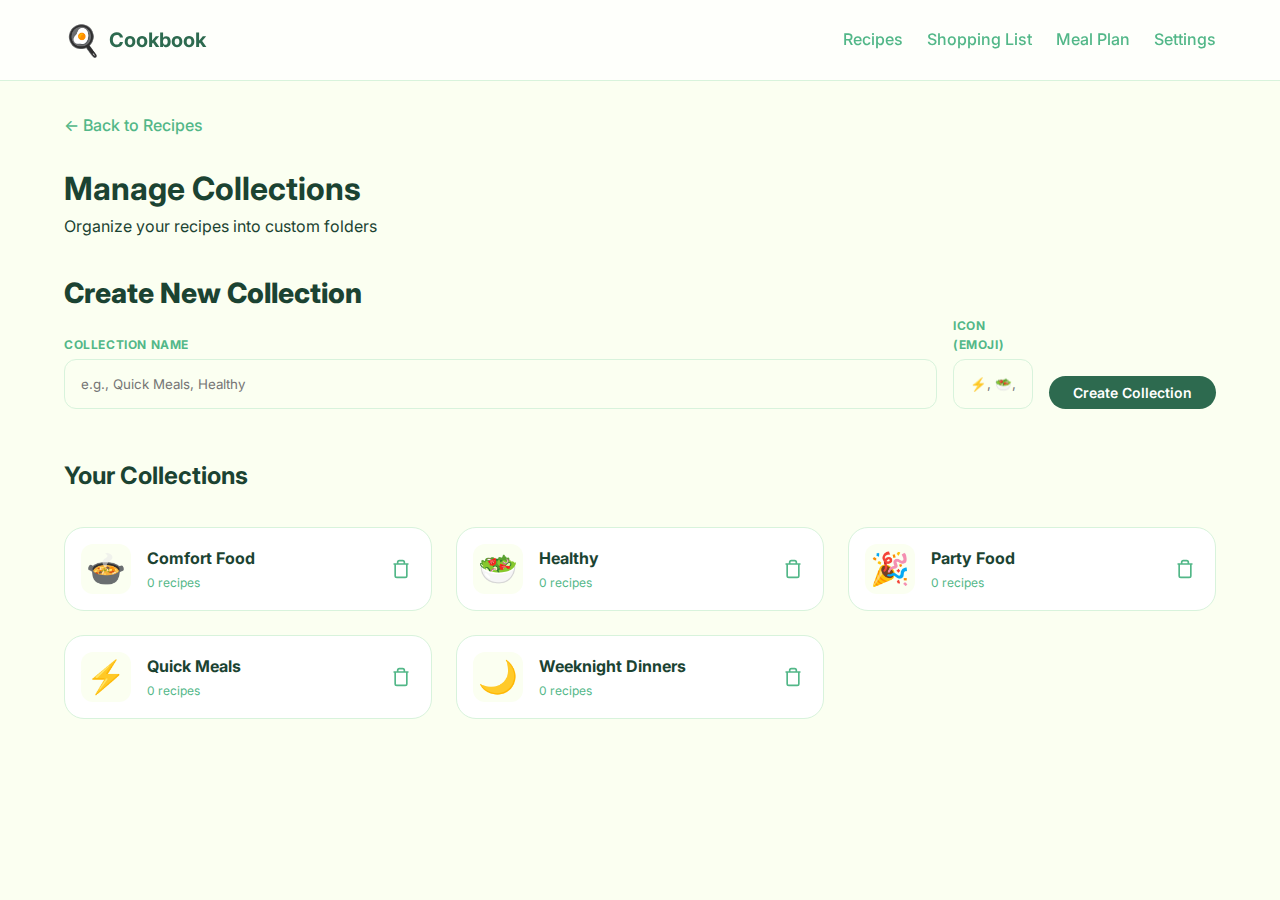
<file: collections.html>
<!DOCTYPE html>
<html lang="en">

<head>
    <meta charset="UTF-8">
    <meta name="viewport" content="width=device-width, initial-scale=1.0">
    <meta name="description" content="Manage your recipe collections and custom folders">
    <title>Manage Collections | Cookbook</title>

    <!-- Google Fonts -->
    <link rel="preconnect" href="https://fonts.googleapis.com">
    <link rel="preconnect" href="https://fonts.gstatic.com" crossorigin>
    <link href="https://fonts.googleapis.com/css2?family=Inter:wght@400;500;600;700;800&display=swap" rel="stylesheet">

    <!-- PWA Meta Tags -->
    <link rel="manifest" href="manifest.json">
    <meta name="theme-color" content="#FF6B35">
    <meta name="apple-mobile-web-app-capable" content="yes">
    <meta name="apple-mobile-web-app-status-bar-style" content="default">
    <meta name="apple-mobile-web-app-title" content="Cookbook">
    <link rel="apple-touch-icon" href="icons/icon-192.png">

    <!-- Styles -->
    <link rel="stylesheet" href="css/styles.css">

    <!-- Shared Logic (Theme Init) -->
    <script src="js/common.js"></script>
</head>

<body>
    <!-- Header -->
    <header class="header">
        <div class="container">
            <a href="index.html" class="logo">
                <span class="logo-icon">🍳</span>
                <span>Cookbook</span>
            </a>

            <nav class="nav">
                <a href="index.html" class="nav-link">Recipes</a>
                <a href="shopping.html" class="nav-link">Shopping List</a>
                <a href="meal-plan.html" class="nav-link">Meal Plan</a>
                <a href="settings.html" class="nav-link">Settings</a>
            </nav>
        </div>
    </header>

    <main class="collections-page">
        <div class="container">
            <header class="page-header">
                <a href="index.html" class="back-link">← Back to Recipes</a>
                <h1 class="page-title">Manage Collections</h1>
                <p class="page-subtitle">Organize your recipes into custom folders</p>
            </header>

            <!-- Add Collection Form -->
            <section class="add-collection-section">
                <div class="card">
                    <h2 class="card-title">Create New Collection</h2>
                    <form id="addCollectionForm" class="collection-form">
                        <div class="form-group">
                            <label for="collectionName">Collection Name</label>
                            <input type="text" id="collectionName" placeholder="e.g., Quick Meals, Healthy" required>
                        </div>
                        <div class="form-group">
                            <label for="collectionIcon">Icon (Emoji)</label>
                            <input type="text" id="collectionIcon" placeholder="⚡, 🥗, 🍰" maxlength="2">
                        </div>
                        <button type="submit" class="btn btn-primary">Create Collection</button>
                    </form>
                </div>
            </section>

            <!-- Collections List -->
            <section class="collections-list-section">
                <h2 class="section-title">Your Collections</h2>
                <div class="collections-grid" id="collectionsGrid">
                    <!-- Loaded by JS -->
                </div>
            </section>
        </div>
    </main>

    <!-- Bottom Navigation -->
    <nav class="bottom-nav">
        <a href="index.html" class="bottom-nav-item">
            <span class="bottom-nav-icon">🏠</span>
            <span class="bottom-nav-label">Home</span>
        </a>
        <a href="shopping.html" class="bottom-nav-item">
            <span class="bottom-nav-icon">🛒</span>
            <span class="bottom-nav-label">Shopping</span>
            <span class="bottom-nav-badge" id="shoppingBadge"></span>
        </a>
        <a href="editor.html" class="bottom-nav-fab" title="Create New Recipe">
            <div class="fab-circle">＋</div>
        </a>
        <a href="meal-plan.html" class="bottom-nav-item">
            <span class="bottom-nav-icon">📅</span>
            <span class="bottom-nav-label">Meal Plan</span>
        </a>
        <a href="settings.html" class="bottom-nav-item">
            <span class="bottom-nav-icon">⚙️</span>
            <span class="bottom-nav-label">Settings</span>
        </a>
    </nav>

    <!-- Scripts -->
    <script src="js/collections.js"></script>
    <script src="js/app.js" defer></script>
    <script src="js/collections-page.js" defer></script>
</body>

</html>
</file>
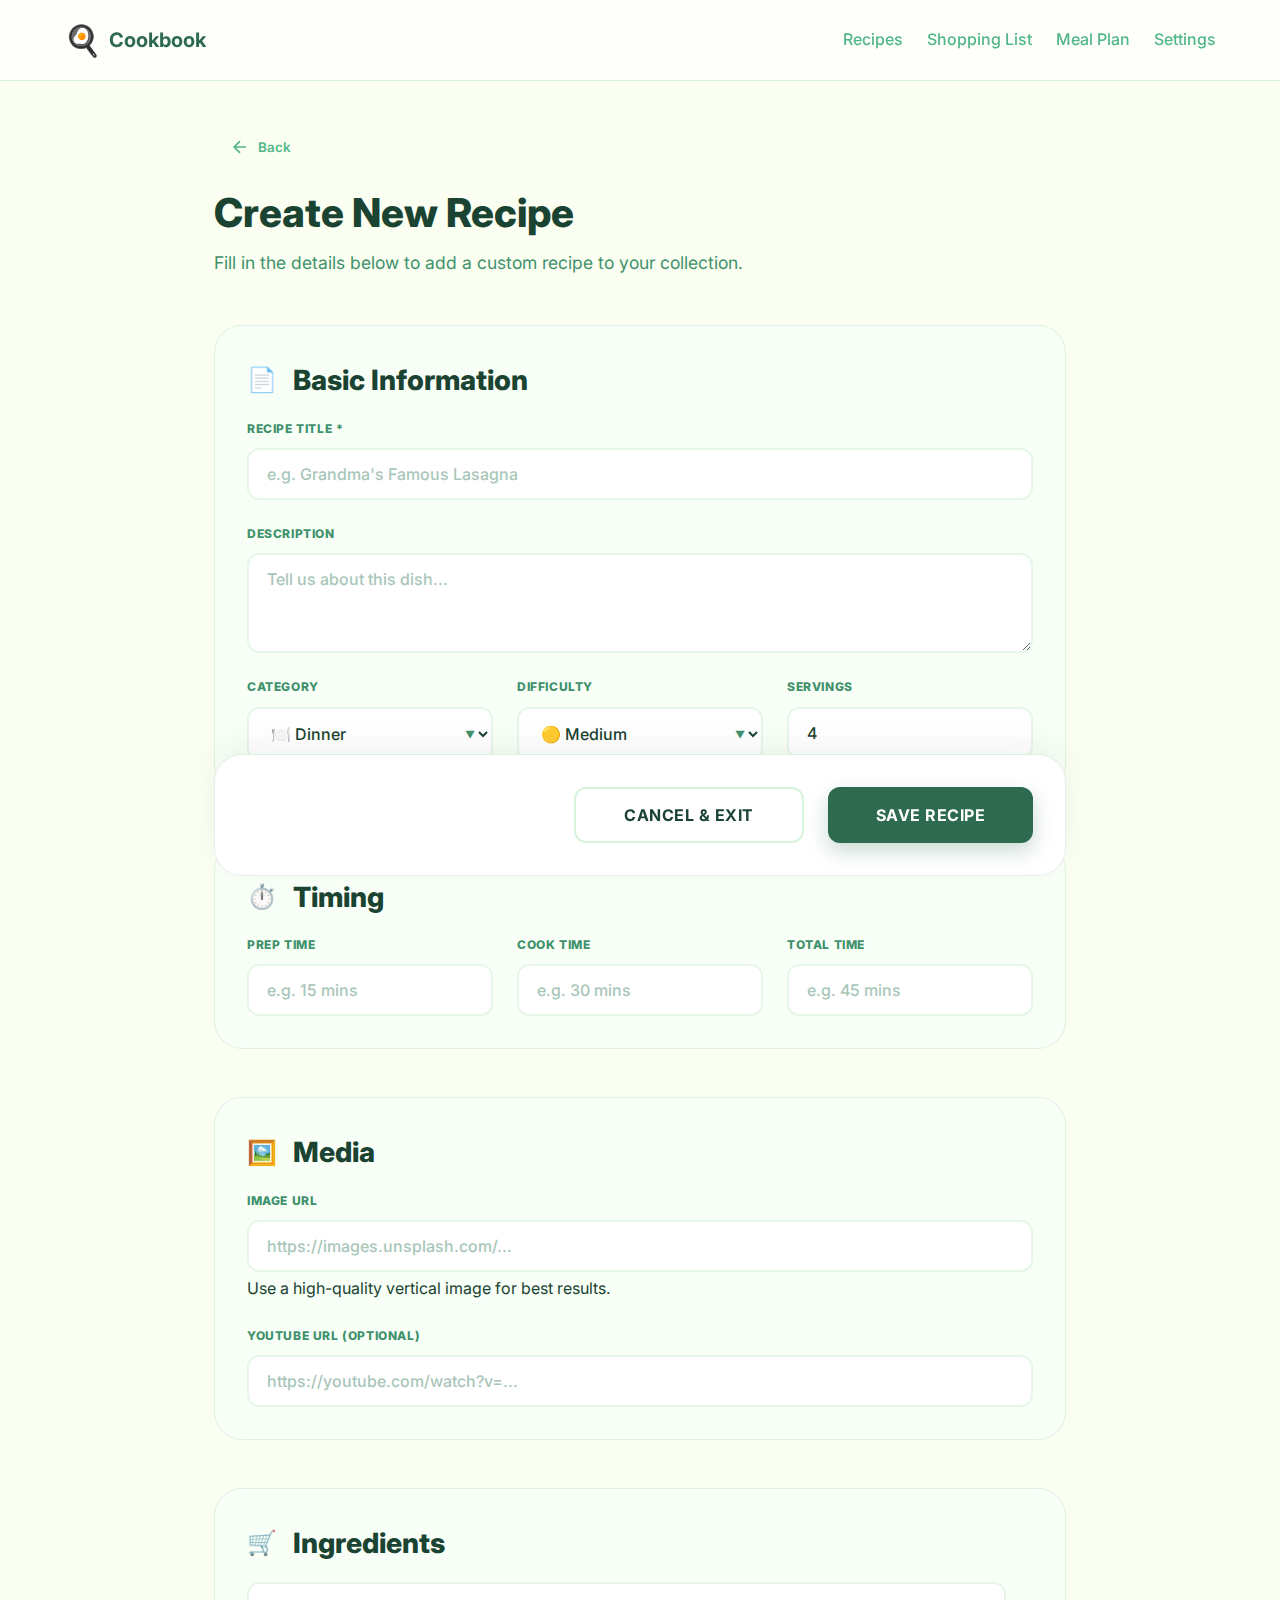
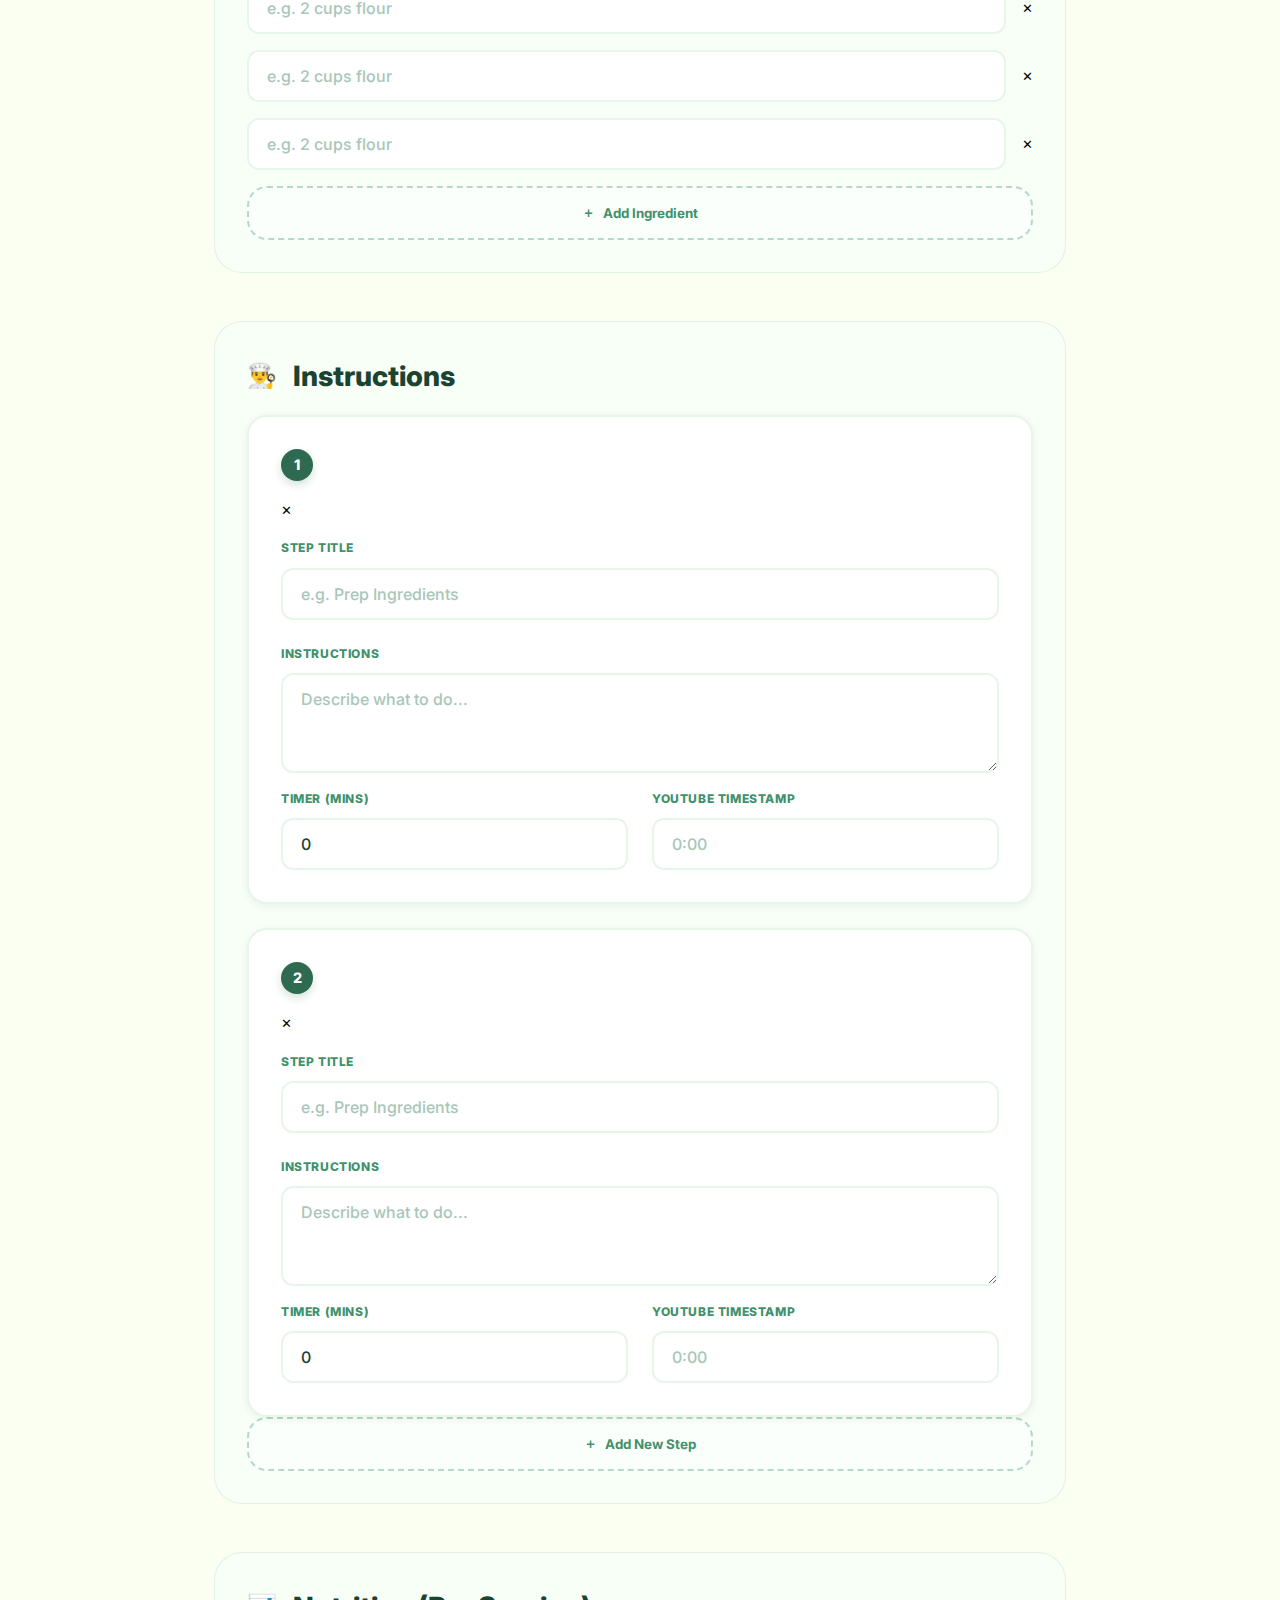
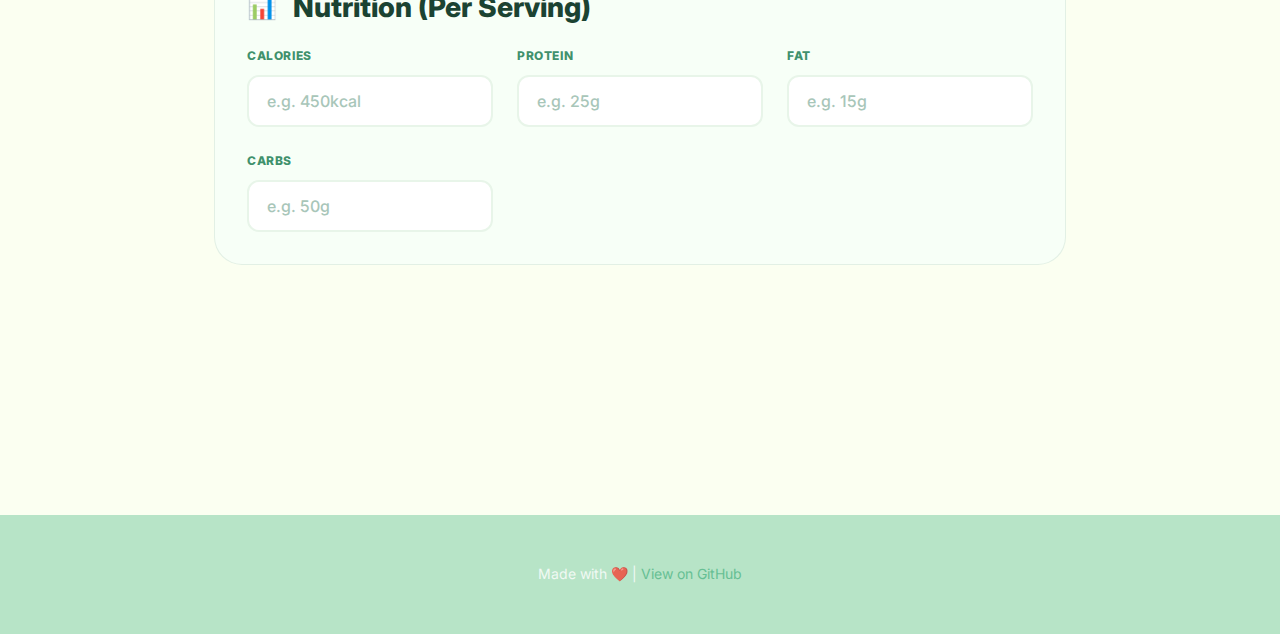
<file: editor.html>
<!DOCTYPE html>
<html lang="en">

<head>
    <meta charset="UTF-8">
    <meta name="viewport" content="width=device-width, initial-scale=1.0">
    <title>Edit Recipe | Cookbook</title>
    <link rel="preconnect" href="https://fonts.googleapis.com">
    <link rel="preconnect" href="https://fonts.gstatic.com" crossorigin>
    <link href="https://fonts.googleapis.com/css2?family=Inter:wght@400;500;600;700;800&display=swap" rel="stylesheet">
    <link rel="stylesheet" href="css/styles.css">
    <script src="js/common.js"></script>
</head>

<body>
    <header class="header">
        <div class="container">
            <a href="index.html" class="logo">
                <span class="logo-icon">🍳</span>
                <span>Cookbook</span>
            </a>
            <nav class="nav">
                <a href="index.html" class="nav-link">Recipes</a>
                <a href="shopping.html" class="nav-link">Shopping List</a>
                <a href="meal-plan.html" class="nav-link">Meal Plan</a>
                <a href="settings.html" class="nav-link">Settings</a>
            </nav>
        </div>
    </header>

    <main class="editor-main container">
        <div class="editor-header-card">
            <button class="back-link-btn" id="headerBackBtn">
                <svg viewBox="0 0 24 24" fill="none" stroke="currentColor" stroke-width="2">
                    <path d="M19 12H5M12 19l-7-7 7-7" />
                </svg>
                <span>Back</span>
            </button>
            <h1 id="editorTitle">Create New Recipe</h1>
            <p class="editor-subtitle">Fill in the details below to add a custom recipe to your collection.</p>
        </div>

        <form id="recipeForm" class="recipe-editor-form">
            <!-- Basic Info Section -->
            <div class="editor-card">
                <div class="card-header">
                    <span class="card-icon">📄</span>
                    <h2 class="card-title">Basic Information</h2>
                </div>
                <div class="card-content">
                    <div class="form-grid">
                        <div class="form-field full-width">
                            <label for="title" class="field-label">RECIPE TITLE *</label>
                            <input type="text" id="title" required placeholder="e.g. Grandma's Famous Lasagna"
                                class="modern-input">
                        </div>
                        <div class="form-field full-width">
                            <label for="description" class="field-label">DESCRIPTION</label>
                            <textarea id="description" rows="3" placeholder="Tell us about this dish..."
                                class="modern-textarea"></textarea>
                        </div>
                        <div class="form-field">
                            <label for="category" class="field-label">CATEGORY</label>
                            <div class="select-wrapper">
                                <select id="category" class="modern-select">
                                    <option value="breakfast">🌅 Breakfast</option>
                                    <option value="lunch">🥗 Lunch</option>
                                    <option value="dinner" selected>🍽️ Dinner</option>
                                    <option value="dessert">🍰 Dessert</option>
                                    <option value="snack">🥨 Snack</option>
                                </select>
                            </div>
                        </div>
                        <div class="form-field">
                            <label for="difficulty" class="field-label">DIFFICULTY</label>
                            <div class="select-wrapper">
                                <select id="difficulty" class="modern-select">
                                    <option value="easy">🟢 Easy</option>
                                    <option value="medium" selected>🟡 Medium</option>
                                    <option value="hard">🔴 Hard</option>
                                </select>
                            </div>
                        </div>
                        <div class="form-field">
                            <label for="servings" class="field-label">SERVINGS</label>
                            <input type="number" id="servings" value="4" min="1" class="modern-input">
                        </div>
                    </div>
                </div>
            </div>

            <!-- Timing Section -->
            <div class="editor-card">
                <div class="card-header">
                    <span class="card-icon">⏱️</span>
                    <h2 class="card-title">Timing</h2>
                </div>
                <div class="card-content">
                    <div class="form-grid">
                        <div class="form-field">
                            <label for="prepTime" class="field-label">PREP TIME</label>
                            <input type="text" id="prepTime" placeholder="e.g. 15 mins" class="modern-input">
                        </div>
                        <div class="form-field">
                            <label for="cookTime" class="field-label">COOK TIME</label>
                            <input type="text" id="cookTime" placeholder="e.g. 30 mins" class="modern-input">
                        </div>
                        <div class="form-field">
                            <label for="totalTime" class="field-label">TOTAL TIME</label>
                            <input type="text" id="totalTime" placeholder="e.g. 45 mins" class="modern-input">
                        </div>
                    </div>
                </div>
            </div>

            <!-- Media Section -->
            <div class="editor-card">
                <div class="card-header">
                    <span class="card-icon">🖼️</span>
                    <h2 class="card-title">Media</h2>
                </div>
                <div class="card-content">
                    <div class="form-grid">
                        <div class="form-field full-width">
                            <label for="image" class="field-label">IMAGE URL</label>
                            <input type="url" id="image" placeholder="https://images.unsplash.com/..."
                                class="modern-input">
                            <p class="field-hint">Use a high-quality vertical image for best results.</p>
                        </div>
                        <div class="form-field full-width">
                            <label for="videoUrl" class="field-label">YOUTUBE URL (OPTIONAL)</label>
                            <input type="url" id="videoUrl" placeholder="https://youtube.com/watch?v=..."
                                class="modern-input">
                        </div>
                    </div>
                </div>
            </div>

            <!-- Ingredients Section -->
            <div class="editor-card" id="ingredientsSection">
                <div class="card-header">
                    <span class="card-icon">🛒</span>
                    <h2 class="card-title">Ingredients</h2>
                </div>
                <div class="card-content">
                    <div id="ingredientsList" class="dynamic-rows">
                        <!-- Dynamic Rows -->
                    </div>
                    <button type="button" class="add-row-btn-modern" id="addIngredientBtn">
                        <span class="icon">＋</span>
                        <span>Add Ingredient</span>
                    </button>
                </div>
            </div>

            <!-- Steps Section -->
            <div class="editor-card" id="stepsSection">
                <div class="card-header">
                    <span class="card-icon">👨‍🍳</span>
                    <h2 class="card-title">Instructions</h2>
                </div>
                <div class="card-content">
                    <div id="stepsList" class="dynamic-steps">
                        <!-- Dynamic Rows -->
                    </div>
                    <button type="button" class="add-row-btn-modern" id="addStepBtn">
                        <span class="icon">＋</span>
                        <span>Add New Step</span>
                    </button>
                </div>
            </div>

            <!-- Nutrition Section -->
            <div class="editor-card">
                <div class="card-header">
                    <span class="card-icon">📊</span>
                    <h2 class="card-title">Nutrition (Per Serving)</h2>
                </div>
                <div class="card-content">
                    <div class="form-grid">
                        <div class="form-field">
                            <label for="calories" class="field-label">CALORIES</label>
                            <input type="text" id="calories" placeholder="e.g. 450kcal" class="modern-input">
                        </div>
                        <div class="form-field">
                            <label for="protein" class="field-label">PROTEIN</label>
                            <input type="text" id="protein" placeholder="e.g. 25g" class="modern-input">
                        </div>
                        <div class="form-field">
                            <label for="fat" class="field-label">FAT</label>
                            <input type="text" id="fat" placeholder="e.g. 15g" class="modern-input">
                        </div>
                        <div class="form-field">
                            <label for="carbs" class="field-label">CARBS</label>
                            <input type="text" id="carbs" placeholder="e.g. 50g" class="modern-input">
                        </div>
                    </div>
                </div>
            </div>

            <!-- Actions -->
            <div class="editor-footer">
                <button type="button" class="modern-btn secondary" id="cancelBtn">Cancel & Exit</button>
                <button type="submit" class="modern-btn primary" id="saveBtn">Save Recipe</button>
            </div>
        </form>
    </main>

    <nav class="bottom-nav">
        <a href="index.html" class="bottom-nav-item">
            <span class="bottom-nav-icon">🏠</span>
            <span class="bottom-nav-label">Home</span>
        </a>
        <a href="shopping.html" class="bottom-nav-item">
            <span class="bottom-nav-icon">🛒</span>
            <span class="bottom-nav-label">Shopping</span>
        </a>
        <a href="editor.html" class="bottom-nav-fab" title="Create New Recipe">
            <div class="fab-circle">＋</div>
        </a>
        <a href="meal-plan.html" class="bottom-nav-item">
            <span class="bottom-nav-icon">📅</span>
            <span class="bottom-nav-label">Meal Plan</span>
        </a>
        <a href="settings.html" class="bottom-nav-item">
            <span class="bottom-nav-icon">⚙️</span>
            <span class="bottom-nav-label">Settings</span>
        </a>
    </nav>

    <footer class="footer">
        <div class="container text-center">
            <p class="footer-text">Made with ❤️ | <a href="https://github.com">View on GitHub</a></p>
        </div>
    </footer>

    <!-- Scripts -->
    <script src="js/import.js"></script>
    <script src="js/editor.js"></script>
</body>

</html>
</file>
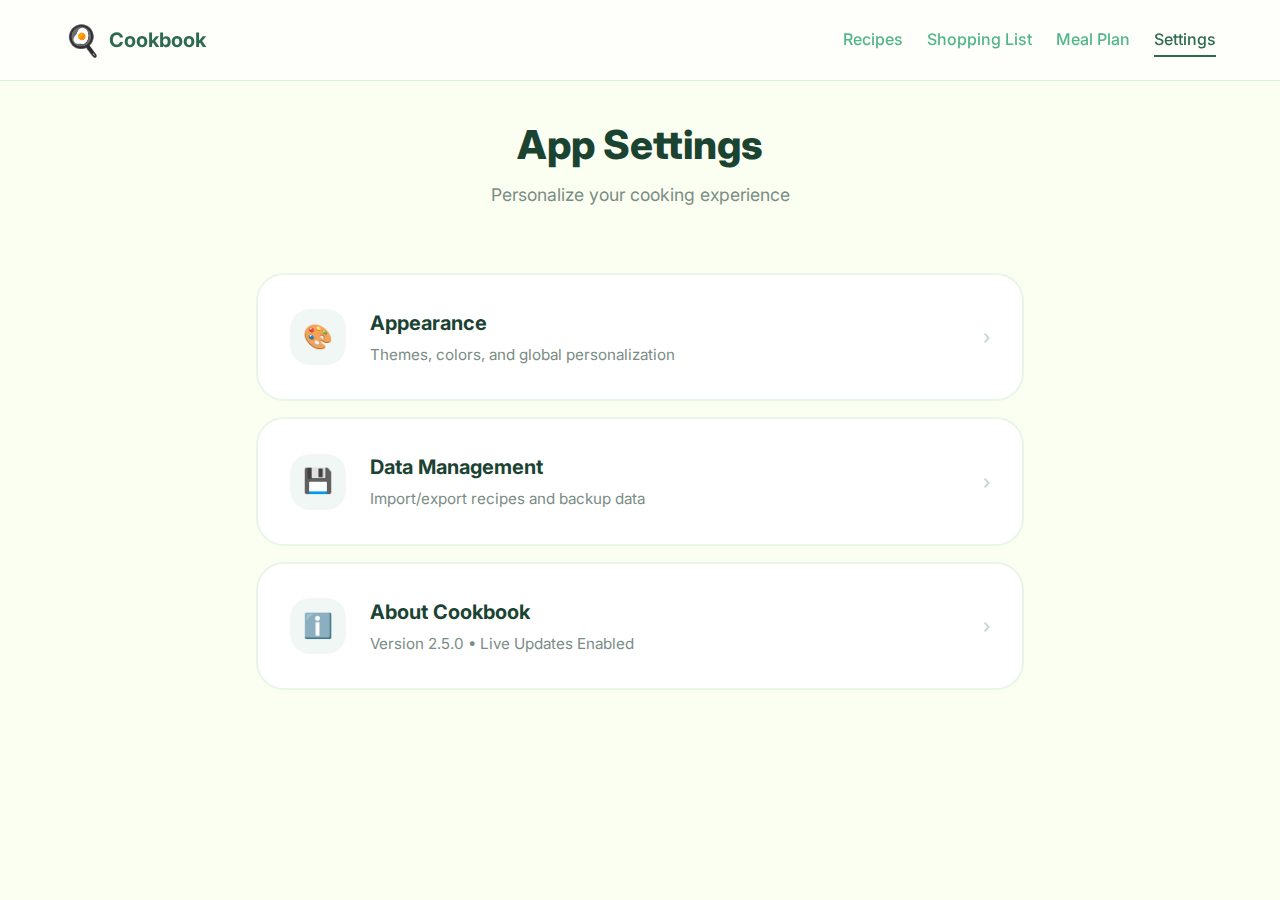
<file: settings.html>
<!DOCTYPE html>
<html lang="en">

<head>
    <meta charset="UTF-8">
    <meta name="viewport" content="width=device-width, initial-scale=1.0">
    <title>Settings | Cookbook</title>
    <link rel="preconnect" href="https://fonts.googleapis.com">
    <link rel="preconnect" href="https://fonts.gstatic.com" crossorigin>
    <link href="https://fonts.googleapis.com/css2?family=Inter:wght@400;500;600;700;800&display=swap" rel="stylesheet">
    <link rel="stylesheet" href="css/styles.css">

    <!-- Shared Logic (Theme Init) -->
    <script src="js/common.js"></script>
    <style>
        .settings-container {
            max-width: 800px;
            margin: var(--space-xl) auto;
            padding: 0 var(--space-md);
            padding-bottom: 100px;
        }

        .settings-header {
            margin-bottom: var(--space-2xl);
            text-align: center;
        }

        .settings-title {
            font-size: 2.5rem;
            font-weight: 800;
            color: #1B4332;
            margin-bottom: var(--space-xs);
        }

        .settings-subtitle {
            color: #7A8C85;
            font-size: 1.1rem;
        }

        /* Menu View */
        .settings-menu {
            display: flex;
            flex-direction: column;
            gap: var(--space-md);
        }

        .menu-item {
            background: #ffffff;
            border: 2px solid #E8F5E9;
            border-radius: var(--radius-xl);
            padding: var(--space-xl);
            display: flex;
            align-items: center;
            gap: var(--space-lg);
            cursor: pointer;
            transition: all 0.2s cubic-bezier(0.4, 0, 0.2, 1);
            text-decoration: none;
            color: inherit;
        }

        .menu-item:hover {
            transform: translateY(-2px);
            border-color: #2D6A4F;
            box-shadow: 0 10px 20px rgba(45, 106, 79, 0.08);
        }

        .menu-item-icon {
            width: 56px;
            height: 56px;
            background: #F0F7F4;
            border-radius: var(--radius-lg);
            display: flex;
            align-items: center;
            justify-content: center;
            font-size: 24px;
            color: #2D6A4F;
        }

        .menu-item-content {
            flex: 1;
        }

        .menu-item-title {
            font-size: 1.25rem;
            font-weight: 700;
            color: #1B4332;
            margin-bottom: 4px;
        }

        .menu-item-desc {
            color: #7A8C85;
            font-size: 0.95rem;
        }

        .menu-item-arrow {
            color: #B7D8C8;
            font-size: 20px;
        }

        /* Detail View */
        .category-view {
            display: none;
            animation: slideIn 0.3s ease;
        }

        .category-view.active {
            display: block;
        }

        .back-to-menu {
            display: inline-flex;
            align-items: center;
            gap: 8px;
            color: #40916C;
            font-weight: 700;
            margin-bottom: var(--space-xl);
            cursor: pointer;
            transition: all 0.2s ease;
            background: none;
            border: none;
            padding: 0;
            font-family: inherit;
        }

        .back-to-menu:hover {
            color: #2D6A4F;
            transform: translateX(-4px);
        }

        /* Existing Card Styles Overrides */
        .settings-card {
            background: #ffffff;
            border-radius: var(--radius-xl);
            padding: var(--space-xl);
            border: 2px solid #E8F5E9;
            margin-bottom: var(--space-xl);
            box-shadow: none;
        }

        .card-header {
            display: flex;
            align-items: center;
            gap: var(--space-md);
            margin-bottom: var(--space-xl);
        }

        .card-icon {
            font-size: 1.5rem;
        }

        .theme-grid {
            display: grid;
            grid-template-columns: repeat(auto-fit, minmax(240px, 1fr));
            gap: var(--space-lg);
        }

        .theme-card {
            border: 2px solid #E8F5E9;
            background: #ffffff;
            border-radius: var(--radius-lg);
            padding: var(--space-md);
        }

        .theme-card.active {
            border-color: #2D6A4F;
            background: #F0F7F4;
        }

        /* Import Section Styles */
        .import-card {
            border: 2px solid #E8F5E9;
            border-radius: var(--radius-lg);
            padding: var(--space-lg);
            margin-bottom: var(--space-lg);
        }

        .file-upload-area {
            border: 2px dashed #B7D8C8;
            background: #F0F7F4;
            border-radius: var(--radius-lg);
            padding: var(--space-2xl);
            text-align: center;
            margin: var(--space-lg) 0;
            cursor: pointer;
            transition: all 0.2s ease;
        }

        .file-upload-area:hover {
            border-color: #2D6A4F;
            background: #ffffff;
        }

        .import-textarea {
            width: 100%;
            padding: var(--space-md);
            border-radius: var(--radius-md);
            border: 2px solid #E8F5E9;
            font-family: inherit;
            margin-bottom: var(--space-md);
        }

        .import-input {
            width: 100%;
            padding: 12px 16px;
            border-radius: var(--radius-md);
            border: 2px solid #E8F5E9;
            margin-bottom: var(--space-md);
        }

        @keyframes slideIn {
            from {
                opacity: 0;
                transform: translateY(10px);
            }

            to {
                opacity: 1;
                transform: translateY(0);
            }
        }

        /* Personalization Studio - Gallery v3 */
        .personalization-studio {
            animation: slideIn 0.5s ease-out;
        }

        .studio-header {
            text-align: center;
            margin-bottom: var(--space-2xl);
            padding: var(--space-xl) 0;
            background: linear-gradient(135deg, rgba(45, 106, 79, 0.05) 0%, rgba(27, 67, 50, 0.02) 100%);
            border-radius: var(--radius-2xl);
        }

        .studio-title {
            font-size: 2.5rem;
            font-weight: 900;
            color: #1B4332;
            letter-spacing: -1px;
            margin-bottom: 8px;
        }

        .studio-subtitle {
            font-size: 1.1rem;
            color: #7A8C85;
        }

        .themes-gallery-v3 {
            display: grid;
            grid-template-columns: repeat(auto-fit, minmax(320px, 1fr));
            gap: var(--space-2xl);
            margin-top: var(--space-xl);
        }

        .theme-card-v3 {
            background: #ffffff;
            border-radius: var(--radius-2xl);
            padding: var(--space-lg);
            cursor: pointer;
            transition: all 0.4s cubic-bezier(0.4, 0, 0.2, 1);
            border: 1px solid #E8F5E9;
            display: flex;
            flex-direction: column;
            gap: var(--space-lg);
            position: relative;
            overflow: hidden;
        }

        .theme-card-v3:hover {
            transform: translateY(-12px) scale(1.02);
            border-color: var(--theme-color-primary, #2D6A4F);
            box-shadow: 0 30px 60px rgba(0, 0, 0, 0.08),
                0 10px 20px var(--theme-aura, rgba(45, 106, 79, 0.1));
        }

        .theme-card-v3.active {
            border-width: 3px;
            border-color: var(--theme-color-primary, #2D6A4F);
            padding: calc(var(--space-lg) - 2px);
            background: #F0F7F4;
        }

        /* Palette Swatches */
        .theme-palette {
            display: grid;
            grid-template-columns: repeat(4, 1fr);
            height: 60px;
            border-radius: var(--radius-lg);
            overflow: hidden;
            border: 2px solid #fff;
            box-shadow: 0 4px 12px rgba(0, 0, 0, 0.05);
        }

        .swatch {
            width: 100%;
            height: 100%;
            transition: transform 0.3s ease;
        }

        .theme-card-v3:hover .swatch {
            transform: scale(1.1);
        }

        .theme-info-v3 {
            display: flex;
            justify-content: space-between;
            align-items: flex-end;
        }

        .theme-meta-v3 h3 {
            font-size: 1.3rem;
            font-weight: 800;
            color: #1B4332;
            margin-bottom: 4px;
        }

        .theme-meta-v3 p {
            font-size: 0.9rem;
            color: #7A8C85;
        }

        .active-check-v3 {
            width: 40px;
            height: 40px;
            border-radius: 50%;
            background: #2D6A4F;
            color: white;
            display: none;
            align-items: center;
            justify-content: center;
            font-size: 1.2rem;
            box-shadow: 0 4px 10px rgba(45, 106, 79, 0.2);
        }

        .theme-card-v3.active .active-check-v3 {
            display: flex;
        }

        /* Designer Studio Overhaul */
        .designer-studio {
            margin-top: var(--space-3xl);
            display: grid;
            grid-template-columns: 1fr 350px;
            gap: var(--space-2xl);
            align-items: flex-start;
        }

        .studio-controls {
            background: #ffffff;
            border-radius: var(--radius-2xl);
            padding: var(--space-2xl);
            border: 1px solid #E8F5E9;
        }

        .studio-preview-sticky {
            position: sticky;
            top: 100px;
            background: rgba(255, 255, 255, 0.9);
            backdrop-filter: blur(20px);
            border-radius: var(--radius-2xl);
            padding: var(--space-xl);
            border: 2px solid #E8F5E9;
            box-shadow: 0 20px 40px rgba(0, 0, 0, 0.05);
            text-align: center;
        }

        .ink-droplet-grid {
            display: grid;
            grid-template-columns: repeat(auto-fit, minmax(220px, 1fr));
            gap: var(--space-xl);
        }

        .ink-droplet {
            display: flex;
            flex-direction: column;
            gap: 12px;
            padding: var(--space-lg);
            background: #F8FAF9;
            border-radius: var(--radius-xl);
            transition: all 0.3s ease;
            position: relative;
        }

        .ink-droplet:focus-within {
            background: #fff;
            box-shadow: 0 10px 25px rgba(45, 106, 79, 0.08);
            transform: translateY(-4px);
        }

        .droplet-header {
            display: flex;
            justify-content: space-between;
            align-items: center;
        }

        .droplet-label {
            font-size: 0.8rem;
            font-weight: 800;
            color: #1B4332;
            text-transform: uppercase;
            letter-spacing: 0.5px;
        }

        .droplet-hex {
            font-family: 'JetBrains Mono', monospace;
            font-size: 0.85rem;
            color: #2D6A4F;
            background: #fff;
            padding: 2px 8px;
            border-radius: 4px;
            border: 1px solid #E8F5E9;
        }

        .droplet-input-wrapper {
            position: relative;
            height: 48px;
            border-radius: 12px;
            overflow: hidden;
            border: 2px solid #fff;
            box-shadow: 0 4px 8px rgba(0, 0, 0, 0.05);
        }

        .droplet-picker {
            position: absolute;
            top: -10%;
            left: -10%;
            width: 120%;
            height: 120%;
            cursor: pointer;
            border: none;
            padding: 0;
            background: none;
        }

        @media (max-width: 1000px) {
            .designer-studio {
                grid-template-columns: 1fr;
            }

            .studio-preview-sticky {
                position: static;
                margin-bottom: var(--space-xl);
            }
        }

        @media (max-width: 600px) {
            .studio-title {
                font-size: 1.8rem;
            }

            .themes-gallery-v3 {
                grid-template-columns: 1fr;
            }
        }
    </style>
</head>

<body>
    <header class="header">
        <div class="container">
            <a href="index.html" class="logo">
                <span class="logo-icon">🍳</span>
                <span>Cookbook</span>
            </a>
            <nav class="nav">
                <a href="index.html" class="nav-link">Recipes</a>
                <a href="shopping.html" class="nav-link">Shopping List</a>
                <a href="meal-plan.html" class="nav-link">Meal Plan</a>
                <a href="settings.html" class="nav-link active">Settings</a>
            </nav>
        </div>
    </header>

    <main class="settings-container">
        <!-- Main Settings Menu -->
        <div id="settingsMenu" class="settings-menu active">
            <div class="settings-header">
                <h1 class="settings-title">App Settings</h1>
                <p class="settings-subtitle">Personalize your cooking experience</p>
            </div>

            <div class="menu-item" onclick="showCategory('appearance')">
                <div class="menu-item-icon">🎨</div>
                <div class="menu-item-content">
                    <h2 class="menu-item-title">Appearance</h2>
                    <p class="menu-item-desc">Themes, colors, and global personalization</p>
                </div>
                <div class="menu-item-arrow">›</div>
            </div>

            <div class="menu-item" onclick="showCategory('data')">
                <div class="menu-item-icon">💾</div>
                <div class="menu-item-content">
                    <h2 class="menu-item-title">Data Management</h2>
                    <p class="menu-item-desc">Import/export recipes and backup data</p>
                </div>
                <div class="menu-item-arrow">›</div>
            </div>

            <div class="menu-item" onclick="showCategory('about')">
                <div class="menu-item-icon">ℹ️</div>
                <div class="menu-item-content">
                    <h2 class="menu-item-title">About Cookbook</h2>
                    <p class="menu-item-desc">Version 2.5.0 • Live Updates Enabled</p>
                </div>
                <div class="menu-item-arrow">›</div>
            </div>
        </div>

        <!-- Appearance Category -->
        <div id="cat-appearance" class="category-view">
            <div class="personalization-studio">
                <button class="back-to-menu" onclick="showMenu()">← Settings Menu</button>

                <header class="studio-header">
                    <h1 class="studio-title">Personalization Studio</h1>
                    <p class="studio-subtitle">Choose a signature style for your digital kitchen.</p>
                </header>

                <!-- Themes Gallery v3 -->
                <div class="themes-gallery-v3" id="themeGrid">
                    <!-- Zesty Garden -->
                    <div class="theme-card-v3 magnetic-hover aura-shadow" data-theme="zesty-garden"
                        style="--theme-aura: rgba(45, 106, 79, 0.2); --theme-color-primary: #2D6A4F;">
                        <div class="theme-palette">
                            <div class="swatch swatch-glow" style="background: #2D6A4F;"></div>
                            <div class="swatch swatch-glow" style="background: #B7E4C7;"></div>
                            <div class="swatch swatch-glow" style="background: #FFD60A;"></div>
                            <div class="swatch swatch-glow" style="background: #FBFFF1;"></div>
                        </div>
                        <div class="theme-info-v3">
                            <div class="theme-meta-v3">
                                <h3>Zesty Garden</h3>
                                <p>Fresh, healthy & organic tones</p>
                            </div>
                            <div class="active-check-v3">✓</div>
                        </div>
                    </div>

                    <!-- Rustic Hearth -->
                    <div class="theme-card-v3 magnetic-hover aura-shadow" data-theme="rustic-hearth"
                        style="--theme-aura: rgba(188, 71, 73, 0.2); --theme-color-primary: #BC4749;">
                        <div class="theme-palette">
                            <div class="swatch swatch-glow" style="background: #BC4749;"></div>
                            <div class="swatch swatch-glow" style="background: #DDB892;"></div>
                            <div class="swatch swatch-glow" style="background: #A44A3F;"></div>
                            <div class="swatch swatch-glow" style="background: #FFF8F1;"></div>
                        </div>
                        <div class="theme-info-v3">
                            <div class="theme-meta-v3">
                                <h3>Rustic Hearth</h3>
                                <p>Warm, comforting & cozy vibes</p>
                            </div>
                            <div class="active-check-v3">✓</div>
                        </div>
                    </div>

                    <!-- Modern Bistro -->
                    <div class="theme-card-v3 magnetic-hover aura-shadow" data-theme="modern-bistro"
                        style="--theme-aura: rgba(109, 33, 60, 0.2); --theme-color-primary: #6D213C;">
                        <div class="theme-palette">
                            <div class="swatch swatch-glow" style="background: #6D213C;"></div>
                            <div class="swatch swatch-glow" style="background: #F5EBE0;"></div>
                            <div class="swatch swatch-glow" style="background: #D4A373;"></div>
                            <div class="swatch swatch-glow" style="background: #FAFAFA;"></div>
                        </div>
                        <div class="theme-info-v3">
                            <div class="theme-meta-v3">
                                <h3>Modern Bistro</h3>
                                <p>Clean, sophisticated & premium</p>
                            </div>
                            <div class="active-check-v3">✓</div>
                        </div>
                    </div>

                    <!-- Custom Designer -->
                    <div class="theme-card-v3 magnetic-hover aura-shadow" data-theme="custom"
                        style="--theme-aura: rgba(45, 106, 79, 0.1);">
                        <div class="theme-palette" id="customPalettePreview">
                            <div class="swatch swatch-glow" style="background: #ddd;"></div>
                            <div class="swatch swatch-glow" style="background: #eee;"></div>
                            <div class="swatch swatch-glow" style="background: #f5f5f5;"></div>
                            <div class="swatch swatch-glow" style="background: #fff;"></div>
                        </div>
                        <div class="theme-info-v3">
                            <div class="theme-meta-v3">
                                <h3>Designer Studio</h3>
                                <p>Build your own custom palette</p>
                            </div>
                            <div class="active-check-v3">🎨</div>
                        </div>
                    </div>
                </div>

                <!-- Designer Studio Section -->
                <div class="designer-studio" id="themeEditor">
                    <div class="studio-controls">
                        <header class="card-header" style="margin-bottom: var(--space-xl);">
                            <span class="card-icon">🧪</span>
                            <h2 class="settings-title" style="margin: 0;">Color Laboratory</h2>
                        </header>

                        <div class="ink-droplet-grid">
                            <!-- Primary -->
                            <div class="ink-droplet">
                                <div class="droplet-header">
                                    <span class="droplet-label">Primary</span>
                                    <span class="droplet-hex" id="valPrimary">#2D6A4F</span>
                                </div>
                                <div class="droplet-input-wrapper">
                                    <input type="color" id="colorPrimary" class="droplet-picker">
                                </div>
                            </div>

                            <!-- Secondary -->
                            <div class="ink-droplet">
                                <div class="droplet-header">
                                    <span class="droplet-label">Secondary</span>
                                    <span class="droplet-hex" id="valSecondary">#52B788</span>
                                </div>
                                <div class="droplet-input-wrapper">
                                    <input type="color" id="colorSecondary" class="droplet-picker">
                                </div>
                            </div>

                            <!-- Tertiary -->
                            <div class="ink-droplet">
                                <div class="droplet-header">
                                    <span class="droplet-label">Tertiary</span>
                                    <span class="droplet-hex" id="valTertiary">#95D5B2</span>
                                </div>
                                <div class="droplet-input-wrapper">
                                    <input type="color" id="colorTertiary" class="droplet-picker">
                                </div>
                            </div>

                            <!-- Surface -->
                            <div class="ink-droplet">
                                <div class="droplet-header">
                                    <span class="droplet-label">Background</span>
                                    <span class="droplet-hex" id="valSurface">#FBFFF1</span>
                                </div>
                                <div class="droplet-input-wrapper">
                                    <input type="color" id="colorSurface" class="droplet-picker">
                                </div>
                            </div>
                        </div>

                        <div style="margin-top: var(--space-2xl); display: flex; gap: var(--space-md);">
                            <button class="modern-btn secondary" id="resetThemeBtn">Reset All Lab Defaults</button>
                        </div>
                    </div>

                    <aside class="studio-preview-sticky">
                        <h4
                            style="font-size: 0.8rem; text-transform: uppercase; color: #7A8C85; letter-spacing: 1px; margin-bottom: 20px;">
                            Live Studio Preview</h4>
                        <div
                            style="background: var(--color-bg); border-radius: 16px; overflow: hidden; border: 1px solid var(--color-border); box-shadow: 0 10px 30px rgba(0,0,0,0.05); transition: all 0.4s ease;">
                            <!-- Mock Header -->
                            <div
                                style="height: 40px; background: var(--color-primary); padding: 0 15px; display: flex; align-items: center; justify-content: space-between;">
                                <div
                                    style="width: 20px; height: 2px; background: #fff; box-shadow: 0 4px 0 #fff, 0 -4px 0 #fff;">
                                </div>
                                <div
                                    style="width: 50px; height: 10px; background: rgba(255,255,255,0.3); border-radius: 5px;">
                                </div>
                            </div>
                            <!-- Mock List -->
                            <div
                                style="padding: 15px; display: flex; flex-direction: column; gap: 12px; position: relative; min-height: 180px;">
                                <div
                                    style="padding: 12px; background: #fff; border-radius: 12px; border: 1px solid var(--color-border); display: flex; gap: 10px; align-items: center;">
                                    <div
                                        style="width: 30px; height: 30px; background: var(--color-tertiary); border-radius: 8px;">
                                    </div>
                                    <div style="flex: 1;">
                                        <div
                                            style="height: 8px; width: 70%; background: var(--color-text); opacity: 0.8; border-radius: 4px; margin-bottom: 6px;">
                                        </div>
                                        <div
                                            style="height: 6px; width: 40%; background: var(--color-text); opacity: 0.4; border-radius: 3px;">
                                        </div>
                                    </div>
                                </div>
                                <div
                                    style="padding: 12px; background: #fff; border-radius: 12px; border: 1px solid var(--color-border); display: flex; gap: 10px; align-items: center;">
                                    <div
                                        style="width: 30px; height: 30px; background: var(--color-secondary); border-radius: 8px;">
                                    </div>
                                    <div style="flex: 1;">
                                        <div
                                            style="height: 8px; width: 50%; background: var(--color-text); opacity: 0.8; border-radius: 4px; margin-bottom: 6px;">
                                        </div>
                                        <div
                                            style="height: 6px; width: 30%; background: var(--color-text); opacity: 0.4; border-radius: 3px;">
                                        </div>
                                    </div>
                                </div>
                                <!-- Mock FAB -->
                                <div
                                    style="position: absolute; bottom: 15px; right: 15px; width: 36px; height: 36px; background: var(--color-primary); border-radius: 50%; box-shadow: 0 10px 20px var(--theme-aura, rgba(45,106,79,0.3)); display: flex; align-items: center; justify-content: center; color: #fff; font-size: 18px; font-weight: bold;">
                                    +</div>
                            </div>
                        </div>
                        <p style="font-size: 0.75rem; color: #7A8C85; margin-top: 15px;">Experience your palette choices
                            in a simulated interface.</p>
                    </aside>
                </div>
            </div>
        </div>

        <!-- Data Category -->
        <div id="cat-data" class="category-view">
            <button class="back-to-menu" onclick="showMenu()">← Settings Menu</button>

            <div class="settings-card">
                <div class="card-header">
                    <span class="card-icon">📤</span>
                    <h2 class="settings-title">Backup & Export</h2>
                </div>
                <p>Download all your custom recipes as a JSON file to keep them safe.</p>
                <button class="modern-btn primary" id="exportAllBtn" style="margin-top: var(--space-md);">
                    📥 Download JSON backup
                </button>
            </div>

            <div class="settings-card">
                <div class="card-header">
                    <span class="card-icon">📥</span>
                    <h2 class="settings-title">Import Recipes</h2>
                </div>
                <div class="file-upload-area" id="dropZone" style="margin-top: 0;">
                    <input type="file" id="fileInput" accept=".json" hidden>
                    <div class="upload-icon" style="font-size: 2rem; margin-bottom: 10px;">📁</div>
                    <p class="upload-text">Drag & drop a recipe JSON file here</p>
                    <button class="modern-btn primary" id="browseBtn"
                        style="margin-top: 15px; width: auto; padding: 10px 24px;">Browse Files</button>
                </div>

                <div class="paste-divider"
                    style="text-align: center; margin: 20px 0; color: #7A8C85; font-size: 0.9rem;">
                    <span>— OR PASTE JSON —</span>
                </div>

                <textarea id="pasteJsonInput" class="import-textarea" rows="6"
                    placeholder='Paste recipe JSON here...'></textarea>
                <button class="modern-btn secondary" id="importPastedJson" style="width: 100%;">📥 Import from
                    Text</button>
            </div>

            <div class="settings-card">
                <div class="card-header">
                    <span class="card-icon">✨</span>
                    <h2 class="settings-title">YouTube Transformer</h2>
                </div>
                <p>Convert YouTube cooking videos into recipe prompt cards.</p>
                <div class="url-input-group" style="margin-top: var(--space-md);">
                    <input type="url" id="youtubeUrl" class="import-input" placeholder="Paste YouTube URL here...">
                    <button class="modern-btn primary" id="generatePromptBtn" style="width: 100%;">Generate AI
                        Prompt</button>
                </div>

                <div id="promptOutput" style="display: none; margin-top: 20px;">
                    <textarea id="generatedPrompt" class="import-textarea" rows="8" readonly></textarea>
                    <button class="modern-btn secondary" id="copyPromptBtn" style="width: 100%;">📋 Copy Prompt</button>
                </div>
            </div>

            <!-- Recipe Preview Modal (Hidden) -->
            <div id="recipePreview"
                style="display: none; position: fixed; top: 0; left: 0; right: 0; bottom: 0; background: rgba(0,0,0,0.8); z-index: 2000; display: none; align-items: center; justify-content: center; padding: 20px;">
                <div class="settings-card"
                    style="max-width: 600px; width: 100%; max-height: 90vh; overflow-y: auto; margin: 0;">
                    <h2 class="settings-title">Import Preview</h2>
                    <div id="previewContent">
                        <div class="form-field">
                            <label class="field-label">TITLE</label>
                            <input type="text" id="previewTitle" class="modern-input">
                        </div>
                        <textarea id="previewDescription" class="modern-textarea" style="margin-top: 10px;"></textarea>
                    </div>
                    <div style="display: flex; gap: 10px; margin-top: 20px;">
                        <button class="modern-btn secondary"
                            onclick="document.getElementById('recipePreview').style.display='none'"
                            style="flex: 1;">Cancel</button>
                        <button class="modern-btn primary" id="saveRecipe" style="flex: 2;">Save Recipe</button>
                    </div>
                </div>
            </div>
        </div>

        <!-- About Category -->
        <div id="cat-about" class="category-view">
            <button class="back-to-menu" onclick="showMenu()">← Settings Menu</button>
            <div class="settings-card" style="text-align: center; padding: var(--space-3xl) var(--space-xl);">
                <div class="logo-icon" style="font-size: 4rem; margin-bottom: var(--space-lg);">🍳</div>
                <h2 class="settings-title">Cookbook v2.0</h2>
                <p style="margin-bottom: var(--space-xl);">Your ultimate kitchen companion.</p>

                <div
                    style="text-align: left; background: #F0F7F4; padding: var(--space-lg); border-radius: var(--radius-lg);">
                    <h3 style="color: #2D6A4F; margin-bottom: 10px;">Credits</h3>
                    <p style="font-size: 0.9rem; color: #7A8C85;">Designed and developed with modern web standards to
                        make cooking accessible and organized for everyone.</p>
                </div>
            </div>
        </div>
    </main>

    <!-- Bottom Navigation -->
    <nav class="bottom-nav">
        <a href="index.html" class="bottom-nav-item">
            <span class="bottom-nav-icon">🏠</span>
            <span class="bottom-nav-label">Home</span>
        </a>
        <a href="shopping.html" class="bottom-nav-item">
            <span class="bottom-nav-icon">🛒</span>
            <span class="bottom-nav-label">Shopping</span>
            <span class="bottom-nav-badge" id="shoppingBadge"></span>
        </a>
        <a href="editor.html" class="bottom-nav-fab" title="Create New Recipe">
            <div class="fab-circle">＋</div>
        </a>
        <a href="meal-plan.html" class="bottom-nav-item">
            <span class="bottom-nav-icon">📅</span>
            <span class="bottom-nav-label">Meal Plan</span>
        </a>
        <a href="settings.html" class="bottom-nav-item active">
            <span class="bottom-nav-icon">⚙️</span>
            <span class="bottom-nav-label">Settings</span>
        </a>
    </nav>

    <script src="js/settings.js"></script>
</body>

</html>
</file>
<file: css/styles.css>
/* ========================================
   Cookbook Site - Design System
   ======================================== */

/* CSS Variables - Design Tokens */
:root {
  /* Smooth transitions for theme switching */
  --theme-transition: all 0.4s cubic-bezier(0.4, 0, 0.2, 1);
  /* Colors - Light Mode */
  --color-primary: #e67e22;
  --color-primary-dark: #d35400;
  --color-primary-light: #f39c12;
  --color-primary-soft: rgba(230, 126, 34, 0.08);
  --color-secondary: #2c3e50;
  --color-accent: #27ae60;

  --color-bg: #faf8f5;
  --color-bg-card: #ffffff;
  --color-bg-glass: rgba(255, 255, 255, 0.7);
  --color-text: #2c3e50;
  --color-text-light: #7f8c8d;
  --color-text-inverse: #ffffff;
  --color-border: rgba(0, 0, 0, 0.08);

  /* Shadows */
  --shadow-sm: 0 2px 8px rgba(0, 0, 0, 0.06);
  --shadow-md: 0 4px 20px rgba(0, 0, 0, 0.08);
  --shadow-lg: 0 8px 40px rgba(0, 0, 0, 0.12);
  --shadow-glow: 0 0 40px rgba(230, 126, 34, 0.15);

  /* Spacing */
  --space-xs: 0.25rem;
  --space-sm: 0.5rem;
  --space-md: 1rem;
  --space-lg: 1.5rem;
  --space-xl: 2rem;
  --space-2xl: 3rem;
  --space-3xl: 4rem;

  /* Border Radius */
  --radius-sm: 8px;
  --radius-md: 12px;
  --radius-lg: 20px;
  --radius-xl: 28px;
  --radius-full: 9999px;

  /* Transitions */
  --transition-fast: 150ms ease;
  --transition-base: 250ms ease;
  --transition-slow: 400ms ease;

  /* Typography */
  --font-family: 'Inter', -apple-system, BlinkMacSystemFont, 'Segoe UI', sans-serif;
  --font-size-xs: 0.75rem;
  --font-size-sm: 0.875rem;
  --font-size-base: 1rem;
  --font-size-lg: 1.125rem;
  --font-size-xl: 1.25rem;
  --font-size-2xl: 1.5rem;
  --font-size-3xl: 2rem;
  --font-size-4xl: 2.5rem;
  --font-size-5xl: 3.5rem;
}

/* Dark Mode (Modern Bistro - Legacy Support) */
[data-theme="dark"] {
  --color-primary: #6750A4;
  --color-primary-soft: rgba(103, 80, 164, 0.15);
  --color-bg: #1C1B1F;
  --color-bg-card: #2B2930;
  --color-bg-glass: rgba(28, 27, 31, 0.8);
  --color-text: #E6E1E5;
  --color-text-light: #938F99;
  --color-border: rgba(255, 255, 255, 0.1);
  --shadow-sm: 0 2px 8px rgba(0, 0, 0, 0.4);
}

[data-theme="zesty-garden"] {
  --color-primary: #2D6A4F;
  --color-primary-dark: #1B4332;
  --color-primary-light: #52B788;
  --color-primary-soft: rgba(45, 106, 79, 0.1);
  --color-secondary: #B7E4C7;
  --color-tertiary: #FFD60A;
  --color-bg: #FBFFF1;
  --color-bg-card: #ffffff;
  --color-text: #1B4332;
  --color-text-light: #52B788;
  --color-border: #D8F3DC;
}

[data-theme="rustic-hearth"] {
  --color-primary: #BC4749;
  --color-primary-dark: #6A1B1C;
  --color-primary-light: #D95D5F;
  --color-primary-soft: rgba(188, 71, 73, 0.1);
  --color-secondary: #DDB892;
  --color-tertiary: #A44A3F;
  --color-bg: #FFF8F1;
  --color-bg-card: #ffffff;
  --color-text: #3D2B1F;
  --color-text-light: #7F5539;
  --color-border: #EDE0D4;
}

[data-theme="modern-bistro"] {
  --color-primary: #6D213C;
  --color-primary-dark: #4A1629;
  --color-primary-light: #8E2C4E;
  --color-primary-soft: rgba(109, 33, 60, 0.1);
  --color-secondary: #F5EBE0;
  --color-tertiary: #D4A373;
  --color-bg: #FAFAFA;
  --color-bg-card: #ffffff;
  --color-text: #1A1A1A;
  --color-text-light: #666666;
  --color-border: #E5E5E5;
}

[data-theme="custom"] {
  --color-primary: #2D6A4F;
  --color-primary-dark: #1B4332;
  --color-primary-light: #52B788;
  --color-primary-soft: rgba(45, 106, 79, 0.1);
  --color-secondary: #B7E4C7;
  --color-tertiary: #FFD60A;
  --color-bg: #FBFFF1;
  --color-bg-card: #ffffff;
  --color-text: #1B4332;
  --color-text-light: #52B788;
  --color-border: #D8F3DC;
}

/* ========================================
   Base Styles
   ======================================== */

*,
*::before,
*::after {
  box-sizing: border-box;
  margin: 0;
  padding: 0;
}

html {
  scroll-behavior: smooth;
}

body {
  font-family: var(--font-family);
  font-size: var(--font-size-base);
  line-height: 1.6;
  color: var(--color-text);
  background: var(--color-bg);
  min-height: 100vh;
  transition: background-color var(--transition-base), color var(--transition-base);
}

a {
  color: inherit;
  text-decoration: none;
}

img {
  max-width: 100%;
  height: auto;
  display: block;
}

button {
  font-family: inherit;
  cursor: pointer;
  border: none;
  background: none;
}

ul,
ol {
  list-style: none;
}

/* ========================================
   Layout
   ======================================== */

.container {
  width: 100%;
  max-width: 1200px;
  margin: 0 auto;
  padding: 0 var(--space-lg);
}

.section {
  padding: var(--space-3xl) 0;
}

/* ========================================
   Header & Navigation
   ======================================== */

.header {
  position: sticky;
  top: 0;
  z-index: 100;
  background: var(--color-bg-glass);
  backdrop-filter: blur(20px);
  -webkit-backdrop-filter: blur(20px);
  border-bottom: 1px solid var(--color-border);
  padding: var(--space-md) 0;
}

.header .container {
  display: flex;
  align-items: center;
  justify-content: space-between;
  gap: var(--space-lg);
}

.logo {
  display: flex;
  align-items: center;
  gap: var(--space-sm);
  font-size: var(--font-size-xl);
  font-weight: 700;
  color: var(--color-primary);
}

.logo-icon {
  font-size: 1.5em;
}

.nav {
  display: flex;
  align-items: center;
  gap: var(--space-lg);
}

.nav-link {
  font-weight: 500;
  color: var(--color-text-light);
  transition: color var(--transition-fast);
  position: relative;
}

.nav-link:hover,
.nav-link.active {
  color: var(--color-primary);
}

.nav-link::after {
  content: '';
  position: absolute;
  bottom: -4px;
  left: 0;
  width: 0;
  height: 2px;
  background: var(--color-primary);
  transition: width var(--transition-fast);
}

.nav-link:hover::after,
.nav-link.active::after {
  width: 100%;
}



.theme-toggle {
  width: 44px;
  height: 44px;
  border-radius: var(--radius-full);
  background: var(--color-bg-card);
  border: 1px solid var(--color-border);
  display: flex;
  align-items: center;
  justify-content: center;
  font-size: var(--font-size-lg);
  transition: all var(--transition-fast);
}

.theme-toggle:hover {
  transform: scale(1.05);
  box-shadow: var(--shadow-md);
}

/* ========================================
   Hero Section
   ======================================== */

.hero {
  padding: var(--space-3xl) 0;
  text-align: center;
  background: linear-gradient(135deg, var(--color-bg) 0%, rgba(230, 126, 34, 0.05) 100%);
}

.hero-title {
  font-size: var(--font-size-5xl);
  font-weight: 800;
  line-height: 1.1;
  margin-bottom: var(--space-md);
  background: linear-gradient(135deg, var(--color-primary) 0%, var(--color-primary-dark) 100%);
  -webkit-background-clip: text;
  -webkit-text-fill-color: transparent;
  background-clip: text;
}

.hero-subtitle {
  font-size: var(--font-size-lg);
  color: var(--color-text-light);
  max-width: 500px;
  margin: 0 auto var(--space-xl);
}

/* ========================================
   Search Bar
   ======================================== */

.search-container {
  max-width: 600px;
  margin: 0 auto var(--space-2xl);
}

.search-bar {
  display: flex;
  align-items: center;
  gap: var(--space-md);
  background: var(--color-bg-card);
  border: 2px solid var(--color-border);
  border-radius: var(--radius-xl);
  padding: var(--space-sm) var(--space-lg);
  box-shadow: var(--shadow-md);
  transition: all var(--transition-fast);
}

.search-bar:focus-within {
  border-color: var(--color-primary);
  box-shadow: var(--shadow-glow);
}

.search-icon {
  font-size: var(--font-size-xl);
  color: var(--color-text-light);
}

.search-input {
  flex: 1;
  border: none;
  background: transparent;
  font-size: var(--font-size-base);
  color: var(--color-text);
  outline: none;
  padding: var(--space-sm) 0;
}

.search-input::placeholder {
  color: var(--color-text-light);
}

/* ========================================
   Category Filters
   ======================================== */

.filters {
  display: flex;
  flex-wrap: wrap;
  justify-content: center;
  gap: var(--space-sm);
  margin-bottom: var(--space-2xl);
}

.filter-btn {
  padding: var(--space-sm) var(--space-lg);
  border-radius: var(--radius-full);
  font-size: var(--font-size-sm);
  font-weight: 600;
  background: var(--color-bg-card);
  color: var(--color-text);
  border: 2px solid var(--color-border);
  transition: all var(--transition-fast);
}

.filter-btn:hover {
  border-color: var(--color-primary);
  color: var(--color-primary);
}

.filter-btn.active {
  background: var(--color-primary);
  color: var(--color-text-inverse);
  border-color: var(--color-primary);
}

/* ========================================
   Recipe Grid
   ======================================== */

.recipes-section {
  padding: var(--space-xl) 0 var(--space-3xl);
}

.section-title {
  font-size: var(--font-size-2xl);
  font-weight: 700;
  margin-bottom: var(--space-xl);
}

.recipe-grid {
  display: grid;
  grid-template-columns: repeat(auto-fill, minmax(300px, 1fr));
  gap: var(--space-xl);
}

/* ========================================
   Recipe Card
   ======================================== */

.recipe-card {
  background: var(--color-bg-card);
  border-radius: var(--radius-lg);
  overflow: hidden;
  box-shadow: var(--shadow-sm);
  transition: all var(--transition-base);
  cursor: pointer;
  border: 1px solid var(--color-border);
}

.recipe-card:hover {
  transform: translateY(-8px);
  box-shadow: var(--shadow-lg);
}

.recipe-card-image {
  position: relative;
  height: 200px;
  overflow: hidden;
}

.recipe-card-image img {
  width: 100%;
  height: 100%;
  object-fit: cover;
  transition: transform var(--transition-slow);
}

.recipe-card:hover .recipe-card-image img {
  transform: scale(1.1);
}

.recipe-card-category {
  position: absolute;
  top: var(--space-md);
  left: var(--space-md);
  background: var(--color-primary);
  color: var(--color-text-inverse);
  padding: var(--space-xs) var(--space-md);
  border-radius: var(--radius-full);
  font-size: var(--font-size-xs);
  font-weight: 600;
  text-transform: uppercase;
}

.recipe-card-custom {
  position: absolute;
  top: var(--space-md);
  right: var(--space-md);
  background: var(--color-accent);
  color: white;
  padding: var(--space-xs) var(--space-sm);
  border-radius: var(--radius-full);
  font-size: var(--font-size-xs);
  font-weight: 600;
}

.recipe-delete-btn {
  position: absolute;
  bottom: var(--space-md);
  right: var(--space-md);
  width: 36px;
  height: 36px;
  border-radius: var(--radius-full);
  background: rgba(231, 76, 60, 0.9);
  color: white;
  border: none;
  cursor: pointer;
  display: flex;
  align-items: center;
  justify-content: center;
  opacity: 0;
  transition: all var(--transition-fast);
  z-index: 5;
}

.recipe-delete-btn svg {
  width: 18px;
  height: 18px;
}

.recipe-card:hover .recipe-delete-btn {
  opacity: 1;
}

.recipe-delete-btn:hover {
  background: #c0392b;
  transform: scale(1.1);
}

/* Bookmark Button */
.recipe-bookmark-btn {
  position: absolute;
  top: var(--space-md);
  right: var(--space-md);
  width: 36px;
  height: 36px;
  border-radius: var(--radius-full);
  background: var(--color-bg-card);
  border: 1px solid var(--color-border);
  cursor: pointer;
  display: flex;
  align-items: center;
  justify-content: center;
  transition: all var(--transition-fast);
  z-index: 5;
  box-shadow: var(--shadow-sm);
  color: var(--color-text);
}

.recipe-bookmark-btn svg {
  width: 18px;
  height: 18px;
}

.recipe-bookmark-btn:hover {
  transform: scale(1.1);
  background: var(--color-bg-card);
  border-color: var(--color-primary);
}

.recipe-bookmark-btn.active {
  background: var(--color-primary);
  border-color: var(--color-primary);
  color: white;
}

.recipe-bookmark-btn.active svg {
  fill: white;
}



.recipe-card-content {
  padding: var(--space-lg);
}

.recipe-card-title {
  font-size: var(--font-size-lg);
  font-weight: 700;
  margin-bottom: var(--space-sm);
  line-height: 1.3;
}

.recipe-card-desc {
  font-size: var(--font-size-sm);
  color: var(--color-text-light);
  margin-bottom: var(--space-md);
  display: -webkit-box;
  -webkit-line-clamp: 2;
  line-clamp: 2;
  -webkit-box-orient: vertical;
  overflow: hidden;
}

@keyframes pulse {
  0% {
    transform: scale(1);
  }

  50% {
    transform: scale(1.05);
  }

  100% {
    transform: scale(1);
  }
}

.pulse {
  animation: pulse 0.5s ease-in-out;
}

.recipe-card-meta {
  display: flex;
  align-items: center;
  gap: var(--space-lg);
  font-size: var(--font-size-sm);
  color: var(--color-text-light);
}

.recipe-card-meta span {
  display: flex;
  align-items: center;
  gap: var(--space-xs);
}

/* ========================================
   Recipe Detail Page - New Layout
   ======================================== */

/* Header Section */
.recipe-header-section {
  background: var(--color-bg);
  padding: var(--space-lg) 0;
}

.back-link {
  display: inline-flex;
  align-items: center;
  color: var(--color-text-light);
  text-decoration: none;
  font-weight: 500;
  margin-bottom: var(--space-lg);
}

.back-link:hover {
  color: var(--color-primary);
}

/* Grid Layout */
.recipe-header-grid {
  display: grid;
  grid-template-columns: 1fr;
  gap: var(--space-xl);
}

@media (min-width: 768px) {
  .recipe-header-grid {
    grid-template-columns: 350px 1fr;
  }
}

/* Image Card */
.recipe-image-card {
  position: relative;
  border-radius: var(--radius-xl);
  overflow: hidden;
  aspect-ratio: 1;
  background: var(--color-border);
}

.recipe-main-image {
  width: 100%;
  height: 100%;
  object-fit: cover;
}

.play-overlay-btn {
  position: absolute;
  bottom: var(--space-md);
  left: var(--space-md);
  width: 48px;
  height: 48px;
  border-radius: var(--radius-full);
  background: rgba(0, 0, 0, 0.6);
  border: none;
  color: white;
  cursor: pointer;
  display: flex;
  align-items: center;
  justify-content: center;
  transition: all var(--transition-fast);
}

.play-overlay-btn svg {
  width: 20px;
  height: 20px;
}

.play-overlay-btn:hover {
  background: var(--color-primary);
  transform: scale(1.1);
}

.recipe-bookmark-large {
  position: absolute;
  bottom: var(--space-md);
  right: var(--space-md);
  width: 48px;
  height: 48px;
  border-radius: var(--radius-full);
  background: var(--color-primary);
  border: none;
  color: white;
  cursor: pointer;
  display: flex;
  align-items: center;
  justify-content: center;
  transition: all var(--transition-fast);
}

.recipe-bookmark-large svg {
  width: 22px;
  height: 22px;
}

.recipe-bookmark-large:hover {
  transform: scale(1.1);
}

.recipe-bookmark-large.active svg {
  fill: white;
}

/* Details Card */
.recipe-details-card {
  display: flex;
  flex-direction: column;
  gap: var(--space-md);
}

.recipe-detail-title {
  font-size: var(--font-size-3xl);
  font-weight: 800;
  color: var(--color-text);
  margin: 0;
  line-height: 1.2;
}

/* Quick Actions */
.recipe-quick-actions {
  display: flex;
  gap: var(--space-sm);
  flex-wrap: wrap;
}

.quick-action-btn {
  display: flex;
  flex-direction: column;
  align-items: center;
  gap: var(--space-xs);
  padding: var(--space-sm) var(--space-md);
  border: 1px solid var(--color-border);
  border-radius: var(--radius-md);
  background: var(--color-bg-card);
  color: var(--color-text);
  cursor: pointer;
  transition: all var(--transition-fast);
  min-width: 60px;
}

.quick-action-btn svg {
  width: 24px;
  height: 24px;
  color: var(--color-primary);
}

.quick-action-btn span {
  font-size: var(--font-size-xs);
  font-weight: 500;
}

.quick-action-btn:hover {
  border-color: var(--color-primary);
  background: rgba(230, 126, 34, 0.05);
}

.recipe-detail-desc {
  color: var(--color-text-light);
  font-size: var(--font-size-base);
  line-height: 1.6;
  margin: 0;
}

/* Meta Chips */
.recipe-meta-chips {
  display: flex;
  flex-wrap: wrap;
  gap: var(--space-md);
}

.meta-chip {
  display: flex;
  align-items: center;
  gap: var(--space-xs);
  font-size: var(--font-size-sm);
  color: var(--color-text);
}

.meta-chip svg {
  width: 16px;
  height: 16px;
  color: var(--color-primary);
}

/* Tags */
.recipe-tags {
  display: flex;
  flex-wrap: wrap;
  gap: var(--space-sm);
}

.tag {
  padding: var(--space-xs) var(--space-md);
  background: var(--color-primary);
  color: white;
  border-radius: var(--radius-full);
  font-size: var(--font-size-xs);
  font-weight: 600;
  text-transform: capitalize;
}

/* Main Content */
.recipe-main-content {
  background: var(--color-bg-card);
  border-top: 1px solid var(--color-border);
  padding: var(--space-xl) 0;
}

.content-toolbar {
  margin-bottom: var(--space-lg);
}

.toolbar-chips {
  display: flex;
  gap: var(--space-sm);
}

.toolbar-chip {
  padding: var(--space-sm) var(--space-md);
  background: var(--color-primary);
  color: white;
  border-radius: var(--radius-full);
  font-size: var(--font-size-sm);
  font-weight: 600;
}

/* Two Column Layout */
.recipe-two-column {
  display: grid;
  grid-template-columns: 1fr;
  gap: var(--space-xl);
}

@media (min-width: 900px) {
  .recipe-two-column {
    grid-template-columns: 300px 1fr;
  }
}

.panel-title {
  font-size: var(--font-size-xl);
  font-weight: 700;
  color: var(--color-text);
  margin: 0 0 var(--space-lg) 0;
  padding-bottom: var(--space-sm);
  border-bottom: 2px solid var(--color-primary);
}

/* Ingredients Panel */
.ingredients-panel {
  background: var(--color-bg);
  border-radius: var(--radius-lg);
  padding: var(--space-lg);
}

.ingredients-actions {
  display: flex;
  gap: var(--space-sm);
  margin-top: var(--space-lg);
  justify-content: center;
}

.add-to-list-btn {
  flex: 1;
  padding: var(--space-sm) var(--space-md);
  background: var(--color-primary);
  color: white;
  border: none;
  border-radius: var(--radius-md);
  font-weight: 600;
  cursor: pointer;
  transition: all var(--transition-fast);
}

.add-to-list-btn.secondary {
  background: transparent;
  border: 2px solid var(--color-primary);
  color: var(--color-primary);
}

.add-to-list-btn:hover {
  transform: translateY(-2px);
}

/* Steps Panel */
.steps-panel {
  background: var(--color-bg);
  border-radius: var(--radius-lg);
  padding: var(--space-lg);
}

.recipe-hero-image {
  width: 100%;
  height: 100%;
  object-fit: cover;
}

.recipe-hero-overlay {
  position: absolute;
  inset: 0;
  background: linear-gradient(to top, rgba(0, 0, 0, 0.7) 0%, transparent 60%);
}

.recipe-hero-content {
  position: absolute;
  bottom: 0;
  left: 0;
  right: 0;
  padding: var(--space-2xl);
  color: white;
}

.recipe-hero-category {
  display: inline-block;
  background: var(--color-primary);
  padding: var(--space-xs) var(--space-md);
  border-radius: var(--radius-full);
  font-size: var(--font-size-xs);
  font-weight: 600;
  text-transform: uppercase;
  margin-bottom: var(--space-md);
}

.recipe-hero-title {
  font-size: var(--font-size-4xl);
  font-weight: 800;
  margin-bottom: var(--space-md);
}

.recipe-meta-bar {
  display: flex;
  flex-wrap: wrap;
  gap: var(--space-lg);
  font-size: var(--font-size-sm);
  opacity: 0.9;
}

.recipe-meta-bar span {
  display: flex;
  align-items: center;
  gap: var(--space-xs);
}

/* Recipe Content */
.recipe-content {
  display: grid;
  grid-template-columns: 1fr 2fr;
  gap: var(--space-2xl);
  padding: var(--space-2xl) 0;
}

/* Ingredients */
.ingredients-card {
  background: var(--color-bg-card);
  border-radius: var(--radius-lg);
  padding: var(--space-xl);
  box-shadow: var(--shadow-sm);
  border: 1px solid var(--color-border);
  height: fit-content;
  position: sticky;
  top: 100px;
}

.ingredients-title {
  font-size: var(--font-size-xl);
  font-weight: 700;
  margin-bottom: var(--space-lg);
  display: flex;
  align-items: center;
  gap: var(--space-sm);
}

.ingredient-item {
  display: flex;
  align-items: center;
  gap: var(--space-md);
  padding: var(--space-sm) 0;
  border-bottom: 1px solid var(--color-border);
}

.ingredient-item:last-child {
  border-bottom: none;
}

.ingredient-checkbox {
  width: 20px;
  height: 20px;
  border-radius: var(--radius-sm);
  border: 2px solid var(--color-border);
  cursor: pointer;
  transition: all var(--transition-fast);
  appearance: none;
  -webkit-appearance: none;
}

.ingredient-checkbox:checked {
  background: var(--color-primary);
  border-color: var(--color-primary);
}

.ingredient-checkbox:checked+.ingredient-text {
  text-decoration: line-through;
  color: var(--color-text-light);
}

.ingredient-text {
  flex: 1;
  transition: all var(--transition-fast);
}

/* Steps */
.steps-section {
  display: flex;
  flex-direction: column;
  gap: var(--space-xl);
}

.steps-title {
  font-size: var(--font-size-xl);
  font-weight: 700;
  display: flex;
  align-items: center;
  gap: var(--space-sm);
}

.step-card {
  background: var(--color-bg-card);
  border-radius: var(--radius-lg);
  overflow: hidden;
  box-shadow: var(--shadow-sm);
  border: 1px solid var(--color-border);
  margin-bottom: var(--space-xl);
}

.step-card:last-child {
  margin-bottom: 0;
}

.step-image {
  width: 100%;
  height: 250px;
  object-fit: cover;
}

/* Video Player Styles */
.step-video-container {
  position: relative;
  width: 100%;
  padding-bottom: 56.25%;
  /* 16:9 aspect ratio */
  background: #000;
}

.step-video {
  position: absolute;
  top: 0;
  left: 0;
  width: 100%;
  height: 100%;
  border: none;
}

.step-video-time {
  position: absolute;
  bottom: var(--space-md);
  right: var(--space-md);
  background: rgba(0, 0, 0, 0.8);
  color: white;
  padding: var(--space-xs) var(--space-sm);
  border-radius: var(--radius-sm);
  font-size: var(--font-size-xs);
  font-weight: 600;
  backdrop-filter: blur(10px);
}

.step-content {
  padding: var(--space-lg);
}

.step-number {
  display: inline-flex;
  align-items: center;
  justify-content: center;
  width: 32px;
  height: 32px;
  background: var(--color-primary);
  color: var(--color-text-inverse);
  border-radius: var(--radius-full);
  font-size: var(--font-size-sm);
  font-weight: 700;
  margin-bottom: var(--space-md);
}

.step-title {
  font-size: var(--font-size-lg);
  font-weight: 600;
  margin-bottom: var(--space-sm);
}

.step-description {
  color: var(--color-text-light);
  line-height: 1.7;
}

.step-tip {
  margin-top: var(--space-md);
  padding: var(--space-md);
  background: rgba(230, 126, 34, 0.1);
  border-left: 3px solid var(--color-primary);
  border-radius: 0 var(--radius-sm) var(--radius-sm) 0;
  font-size: var(--font-size-sm);
}

.step-tip strong {
  color: var(--color-primary);
}

/* ========================================
   Back Button
   ======================================== */

.back-btn {
  display: inline-flex;
  align-items: center;
  gap: var(--space-sm);
  padding: var(--space-sm) var(--space-lg);
  background: var(--color-bg-card);
  border: 1px solid var(--color-border);
  border-radius: var(--radius-full);
  font-size: var(--font-size-sm);
  font-weight: 500;
  color: var(--color-text);
  margin-bottom: var(--space-lg);
  transition: all var(--transition-fast);
}

.back-btn:hover {
  background: var(--color-primary);
  color: var(--color-text-inverse);
  border-color: var(--color-primary);
}

/* ========================================
   Footer
   ======================================== */

.footer {
  background: var(--color-secondary);
  color: var(--color-text-inverse);
  padding: var(--space-2xl) 0;
  text-align: center;
}

.footer-text {
  opacity: 0.8;
  font-size: var(--font-size-sm);
}

.footer-text a {
  color: var(--color-primary-light);
}

/* ========================================
   Empty State
   ======================================== */

.empty-state {
  text-align: center;
  padding: var(--space-3xl);
  color: var(--color-text-light);
}

.empty-state-icon {
  font-size: 4rem;
  margin-bottom: var(--space-lg);
}

.empty-state-title {
  font-size: var(--font-size-xl);
  font-weight: 600;
  margin-bottom: var(--space-sm);
  color: var(--color-text);
}

/* ========================================
   Responsive Design
   ======================================== */

@media (max-width: 900px) {
  .recipe-content {
    grid-template-columns: 1fr;
  }

  .ingredients-card {
    position: static;
  }
}

@media (max-width: 768px) {
  .hero-title {
    font-size: var(--font-size-3xl);
  }

  .recipe-hero {
    height: 300px;
  }

  .recipe-hero-title {
    font-size: var(--font-size-2xl);
  }

  .nav {
    display: none;
  }

  .recipe-grid {
    grid-template-columns: 1fr;
  }
}

@media (max-width: 480px) {
  .container {
    padding: 0 var(--space-md);
  }

  .hero-title {
    font-size: var(--font-size-2xl);
  }

  .filters {
    gap: var(--space-xs);
  }

  .filter-btn {
    padding: var(--space-xs) var(--space-md);
    font-size: var(--font-size-xs);
  }
}

/* ========================================
   Animations
   ======================================== */

@keyframes fadeIn {
  from {
    opacity: 0;
    transform: translateY(20px);
  }

  to {
    opacity: 1;
    transform: translateY(0);
  }
}

.fade-in {
  animation: fadeIn 0.5s ease forwards;
}

.recipe-card {
  animation: fadeIn 0.5s ease forwards;
}

.recipe-card:nth-child(1) {
  animation-delay: 0s;
}

.recipe-card:nth-child(2) {
  animation-delay: 0.1s;
}

.recipe-card:nth-child(3) {
  animation-delay: 0.2s;
}

.recipe-card:nth-child(4) {
  animation-delay: 0.3s;
}

.recipe-card:nth-child(5) {
  animation-delay: 0.4s;
}

.recipe-card:nth-child(6) {
  animation-delay: 0.5s;
}

/* Loading skeleton */
@keyframes shimmer {
  0% {
    background-position: -200% 0;
  }

  100% {
    background-position: 200% 0;
  }
}

.skeleton {
  background: linear-gradient(90deg, var(--color-border) 25%, var(--color-bg) 50%, var(--color-border) 75%);
  background-size: 200% 100%;
  animation: shimmer 1.5s infinite;
  border-radius: var(--radius-sm);
}

/* ========================================
   Cooking Timer
   ======================================== */

/* Timer Button in Step Cards */
.timer-btn {
  display: inline-flex;
  align-items: center;
  gap: var(--space-sm);
  padding: var(--space-sm) var(--space-md);
  background: linear-gradient(135deg, var(--color-primary) 0%, var(--color-primary-dark) 100%);
  color: var(--color-text-inverse);
  border-radius: var(--radius-full);
  font-size: var(--font-size-sm);
  font-weight: 600;
  margin-top: var(--space-md);
  transition: all var(--transition-fast);
  cursor: pointer;
}

.timer-btn:hover {
  transform: scale(1.05);
  box-shadow: var(--shadow-md);
}

.timer-btn:active {
  transform: scale(0.98);
}

/* Floating Timer Widget */
.timer-widget {
  position: fixed;
  bottom: var(--space-xl);
  right: var(--space-xl);
  background: var(--color-bg-card);
  border: 2px solid var(--color-primary);
  border-radius: var(--radius-lg);
  padding: var(--space-lg);
  box-shadow: var(--shadow-lg);
  z-index: 1000;
  min-width: 280px;
  animation: slideUp 0.3s ease;
  backdrop-filter: blur(10px);
}

.timer-widget.hidden {
  display: none;
}

@keyframes slideUp {
  from {
    opacity: 0;
    transform: translateY(20px);
  }

  to {
    opacity: 1;
    transform: translateY(0);
  }
}

.timer-widget-header {
  display: flex;
  align-items: center;
  justify-content: space-between;
  margin-bottom: var(--space-md);
}

.timer-widget-title {
  font-size: var(--font-size-sm);
  font-weight: 600;
  color: var(--color-text-light);
  display: flex;
  align-items: center;
  gap: var(--space-sm);
}

.timer-widget-close {
  width: 28px;
  height: 28px;
  border-radius: var(--radius-full);
  background: var(--color-border);
  display: flex;
  align-items: center;
  justify-content: center;
  font-size: var(--font-size-sm);
  cursor: pointer;
  transition: all var(--transition-fast);
}

.timer-widget-close:hover {
  background: var(--color-primary);
  color: var(--color-text-inverse);
}

.timer-display {
  font-size: var(--font-size-4xl);
  font-weight: 800;
  text-align: center;
  font-variant-numeric: tabular-nums;
  color: var(--color-text);
  margin-bottom: var(--space-md);
}

.timer-step-name {
  text-align: center;
  font-size: var(--font-size-sm);
  color: var(--color-text-light);
  margin-bottom: var(--space-lg);
  white-space: nowrap;
  overflow: hidden;
  text-overflow: ellipsis;
}

.timer-controls {
  display: flex;
  gap: var(--space-sm);
  justify-content: center;
}

.timer-control-btn {
  flex: 1;
  padding: var(--space-sm) var(--space-md);
  border-radius: var(--radius-md);
  font-size: var(--font-size-sm);
  font-weight: 600;
  cursor: pointer;
  transition: all var(--transition-fast);
  display: flex;
  align-items: center;
  justify-content: center;
  gap: var(--space-xs);
}

.timer-control-btn.primary {
  background: var(--color-primary);
  color: var(--color-text-inverse);
}

.timer-control-btn.primary:hover {
  background: var(--color-primary-dark);
}

.timer-control-btn.secondary {
  background: var(--color-border);
  color: var(--color-text);
}

.timer-control-btn.secondary:hover {
  background: var(--color-text-light);
  color: var(--color-text-inverse);
}

/* Timer Progress Ring */
.timer-progress {
  position: relative;
  width: 120px;
  height: 120px;
  margin: 0 auto var(--space-md);
}

.timer-progress svg {
  transform: rotate(-90deg);
}

.timer-progress-circle {
  fill: none;
  stroke: var(--color-border);
  stroke-width: 8;
}

.timer-progress-value {
  fill: none;
  stroke: var(--color-primary);
  stroke-width: 8;
  stroke-linecap: round;
  transition: stroke-dashoffset 1s linear;
}

.timer-progress-text {
  position: absolute;
  top: 50%;
  left: 50%;
  transform: translate(-50%, -50%);
  font-size: var(--font-size-2xl);
  font-weight: 700;
  font-variant-numeric: tabular-nums;
}

/* Timer Complete State */
.timer-widget.complete {
  border-color: var(--color-accent);
  animation: timerPulse 0.5s ease 3;
}

.timer-widget.complete .timer-display {
  color: var(--color-accent);
}

@keyframes timerPulse {

  0%,
  100% {
    transform: scale(1);
  }

  50% {
    transform: scale(1.02);
    box-shadow: 0 0 30px rgba(39, 174, 96, 0.4);
  }
}

/* Timer Paused State */
.timer-widget.paused .timer-display {
  opacity: 0.6;
}

/* Mobile Responsive */
@media (max-width: 480px) {
  .timer-widget {
    left: var(--space-md);
    right: var(--space-md);
    bottom: 80px;
    min-width: auto;
  }
}

/* ========================================
   Bottom Navigation - Redesigned
   ======================================== */

.bottom-nav {
  position: fixed;
  bottom: 0;
  left: 0;
  right: 0;
  background: rgba(255, 255, 255, 0.95);
  backdrop-filter: blur(10px);
  border-top: 1px solid rgba(0, 0, 0, 0.05);
  display: flex;
  justify-content: space-between;
  align-items: center;
  padding: 0 var(--space-md);
  padding-bottom: env(safe-area-inset-bottom);
  height: 64px;
  z-index: 1000;
  box-shadow: 0 -4px 12px rgba(0, 0, 0, 0.05);
}

.bottom-nav-item {
  flex: 1;
  display: flex;
  flex-direction: column;
  align-items: center;
  justify-content: center;
  gap: 2px;
  color: #7A8C85;
  text-decoration: none;
  transition: all 0.2s ease;
  position: relative;
}

.bottom-nav-item.active {
  color: #2D6A4F;
}

.bottom-nav-icon {
  font-size: 1.4rem;
  transition: transform 0.2s ease;
}

.bottom-nav-item:active .bottom-nav-icon {
  transform: scale(0.9);
}

.bottom-nav-label {
  font-size: 10px;
  font-weight: 700;
  text-transform: uppercase;
  letter-spacing: 0.02em;
}

/* Centered FAB in Nav */
.bottom-nav-fab {
  position: relative;
  z-index: 1001;
  margin-top: -32px;
  /* Pull it up */
}

.fab-circle {
  width: 56px;
  height: 56px;
  background: #2D6A4F;
  border-radius: 50%;
  display: flex;
  align-items: center;
  justify-content: center;
  color: white;
  font-size: 24px;
  box-shadow: 0 8px 16px rgba(45, 106, 79, 0.3);
  transition: all 0.3s cubic-bezier(0.175, 0.885, 0.32, 1.275);
  border: 4px solid #ffffff;
}

.bottom-nav-fab:hover .fab-circle {
  transform: scale(1.1) translateY(-4px);
  background: #1B4332;
  box-shadow: 0 12px 24px rgba(45, 106, 79, 0.4);
}

@media (min-width: 768px) {
  .bottom-nav {
    display: none;
    /* Hide on desktop, use header nav */
  }
}

.bottom-nav-badge {
  position: absolute;
  top: 0;
  right: var(--space-md);
  background: var(--color-primary);
  color: white;
  font-size: 10px;
  font-weight: 700;
  min-width: 18px;
  height: 18px;
  border-radius: var(--radius-full);
  display: flex;
  align-items: center;
  justify-content: center;
  padding: 0 4px;
}

/* Hide footer on mobile (we have bottom nav) */
@media (max-width: 768px) {
  .footer {
    display: none;
  }

  body {
    padding-bottom: 70px;
  }
}

/* Hide bottom nav on desktop */
@media (min-width: 769px) {
  .bottom-nav {
    display: none;
  }
}

/* ========================================
   Shopping List Page
   ======================================== */

.shopping-page {
  padding: var(--space-xl) 0;
  min-height: calc(100vh - 200px);
}

.shopping-header {
  display: flex;
  justify-content: space-between;
  align-items: center;
  margin-bottom: var(--space-xl);
  flex-wrap: wrap;
  gap: var(--space-md);
}

.shopping-title {
  font-size: var(--font-size-3xl);
  font-weight: 800;
}

.shopping-actions {
  display: flex;
  gap: var(--space-sm);
}

.btn-primary {
  padding: var(--space-sm) var(--space-lg);
  background: var(--color-primary);
  color: var(--color-text-inverse);
  border-radius: var(--radius-full);
  font-weight: 600;
  font-size: var(--font-size-sm);
  transition: all var(--transition-fast);
  cursor: pointer;
  border: none;
}

.btn-primary:hover {
  background: var(--color-primary-dark);
  transform: scale(1.02);
}

.btn-secondary {
  padding: var(--space-sm) var(--space-lg);
  background: var(--color-bg-card);
  color: var(--color-text);
  border: 1px solid var(--color-border);
  border-radius: var(--radius-full);
  font-weight: 600;
  font-size: var(--font-size-sm);
  transition: all var(--transition-fast);
  cursor: pointer;
}

.btn-secondary:hover {
  border-color: var(--color-primary);
  color: var(--color-primary);
}

.btn-danger {
  padding: var(--space-sm) var(--space-lg);
  background: #e74c3c;
  color: white;
  border: none;
  border-radius: var(--radius-full);
  font-weight: 600;
  font-size: var(--font-size-sm);
  transition: all var(--transition-fast);
  cursor: pointer;
}

.btn-danger:hover {
  background: #c0392b;
}

/* Modern Button System */
.modern-btn {
  padding: var(--space-md) var(--space-xl);
  border-radius: var(--radius-full);
  font-weight: 700;
  font-size: 0.9rem;
  cursor: pointer;
  transition: var(--theme-transition);
  border: none;
  display: inline-flex;
  align-items: center;
  justify-content: center;
  gap: var(--space-sm);
  text-transform: uppercase;
  letter-spacing: 0.5px;
}

.modern-btn.primary {
  background: var(--color-primary);
  color: var(--color-text-inverse);
  box-shadow: 0 4px 12px var(--color-primary-soft);
}

.modern-btn.secondary {
  background: #F0F7F4;
  color: #2D6A4F;
  border: 1px solid #E8F5E9;
}

.modern-btn:hover {
  transform: translateY(-2px);
  box-shadow: 0 8px 16px rgba(0, 0, 0, 0.1);
}

.modern-btn:active {
  transform: translateY(0);
}

/* Personalization Studio Extensions */
.aura-shadow {
  box-shadow: 0 20px 40px var(--theme-aura, rgba(0, 0, 0, 0.05));
  transition: box-shadow 0.4s ease;
}

.magnetic-hover {
  transition: transform 0.4s cubic-bezier(0.175, 0.885, 0.32, 1.275),
    box-shadow 0.4s ease;
}

.magnetic-hover:hover {
  transform: translateY(-8px) scale(1.02);
}

.swatch-glow {
  position: relative;
  overflow: hidden;
}

.swatch-glow::after {
  content: '';
  position: absolute;
  top: -50%;
  left: -50%;
  width: 200%;
  height: 200%;
  background: radial-gradient(circle, rgba(255, 255, 255, 0.2) 0%, transparent 70%);
  opacity: 0;
  transition: opacity 0.3s ease;
}

.theme-card-v3:hover .swatch-glow::after {
  opacity: 1;
}

.shopping-group {
  background: var(--color-bg-card);
  border-radius: var(--radius-lg);
  padding: var(--space-lg);
  margin-bottom: var(--space-md);
  border: 1px solid var(--color-border);
}

.shopping-group-title {
  font-size: var(--font-size-sm);
  font-weight: 600;
  color: var(--color-text-light);
  margin-bottom: var(--space-md);
  text-transform: uppercase;
  letter-spacing: 0.5px;
}

.shopping-items {
  list-style: none;
}

.shopping-item {
  display: flex;
  align-items: center;
  padding: var(--space-sm) 0;
  border-bottom: 1px solid var(--color-border);
}

.shopping-item:last-child {
  border-bottom: none;
}

.shopping-item.checked .shopping-item-text {
  text-decoration: line-through;
  color: var(--color-text-light);
}

.shopping-item-label {
  display: flex;
  align-items: center;
  gap: var(--space-md);
  flex: 1;
  cursor: pointer;
}

.shopping-checkbox {
  width: 22px;
  height: 22px;
  border-radius: var(--radius-sm);
  border: 2px solid var(--color-border);
  cursor: pointer;
  appearance: none;
  -webkit-appearance: none;
  transition: all var(--transition-fast);
}

.shopping-checkbox:checked {
  background: var(--color-accent);
  border-color: var(--color-accent);
}

.shopping-item-text {
  flex: 1;
  transition: all var(--transition-fast);
}

.shopping-item-remove {
  width: 28px;
  height: 28px;
  border-radius: var(--radius-full);
  background: transparent;
  color: var(--color-text-light);
  border: none;
  cursor: pointer;
  opacity: 0.5;
  transition: all var(--transition-fast);
  display: flex;
  align-items: center;
  justify-content: center;
}

.shopping-item-remove:hover {
  opacity: 1;
  background: #e74c3c;
  color: white;
}

/* ========================================
   Add to Shopping List Button (Recipe Page)
   ======================================== */

.ingredients-actions {
  display: flex;
  gap: var(--space-sm);
  margin-top: var(--space-lg);
  flex-wrap: wrap;
}

.add-to-list-btn {

  align-items: center;
  gap: var(--space-sm);
  padding: var(--space-sm) var(--space-md);
  background: var(--color-accent);
  color: white;
  border: none;
  border-radius: var(--radius-full);
  font-size: var(--font-size-sm);
  font-weight: 600;
  cursor: pointer;
  transition: all var(--transition-fast);
}

.add-to-list-btn:hover {
  transform: scale(1.02);
  box-shadow: var(--shadow-md);
}

.add-to-list-btn:disabled {
  opacity: 0.5;
  cursor: not-allowed;
}

.add-to-list-btn.success {
  background: var(--color-accent);
}

/* Toast Notification */
.toast {
  position: fixed;
  bottom: 90px;
  left: 50%;
  transform: translateX(-50%);
  background: var(--color-secondary);
  color: white;
  padding: var(--space-md) var(--space-xl);
  border-radius: var(--radius-full);
  font-weight: 600;
  z-index: 2000;
  animation: toastSlide 0.3s ease;
  box-shadow: var(--shadow-lg);
}

@keyframes toastSlide {
  from {
    opacity: 0;
    transform: translateX(-50%) translateY(20px);
  }

  to {
    opacity: 1;
    transform: translateX(-50%) translateY(0);
  }
}

/* ========================================
   Import Page
   ======================================== */

.import-page {
  padding: var(--space-xl) 0;
  min-height: calc(100vh - 200px);
}

.import-header {
  text-align: center;
  margin-bottom: var(--space-2xl);
}

.import-title {
  font-size: var(--font-size-3xl);
  font-weight: 800;
  margin-bottom: var(--space-sm);
}

.import-subtitle {
  color: var(--color-text-light);
  font-size: var(--font-size-lg);
}

.import-card {
  background: var(--color-bg-card);
  border-radius: var(--radius-lg);
  padding: var(--space-xl);
  margin-bottom: var(--space-lg);
  border: 1px solid var(--color-border);
}

.import-card-title {
  font-size: var(--font-size-lg);
  font-weight: 700;
  margin-bottom: var(--space-sm);
}

.import-card-desc {
  color: var(--color-text-light);
  font-size: var(--font-size-sm);
  margin-bottom: var(--space-md);
}

.import-card-desc a {
  color: var(--color-primary);
  text-decoration: underline;
}

.api-key-input-group,
.url-input-group {
  display: flex;
  gap: var(--space-sm);
  flex-wrap: wrap;
}

.import-input {
  flex: 1;
  min-width: 200px;
  padding: var(--space-sm) var(--space-md);
  border: 2px solid var(--color-border);
  border-radius: var(--radius-md);
  font-size: var(--font-size-base);
  background: var(--color-bg);
  color: var(--color-text);
  transition: all var(--transition-fast);
}

.import-input:focus {
  outline: none;
  border-color: var(--color-primary);
}

.import-textarea {
  width: 100%;
  padding: var(--space-sm) var(--space-md);
  border: 2px solid var(--color-border);
  border-radius: var(--radius-md);
  font-size: var(--font-size-base);
  font-family: inherit;
  background: var(--color-bg);
  color: var(--color-text);
  resize: vertical;
  transition: all var(--transition-fast);
}

.import-textarea:focus {
  outline: none;
  border-color: var(--color-primary);
}

.import-select {
  padding: var(--space-sm) var(--space-md);
  border: 2px solid var(--color-border);
  border-radius: var(--radius-md);
  font-size: var(--font-size-base);
  background: var(--color-bg);
  color: var(--color-text);
  cursor: pointer;
}

.api-key-status {
  font-size: var(--font-size-sm);
  margin-top: var(--space-sm);
}

/* Loading State */
.import-loading {
  text-align: center;
  padding: var(--space-3xl);
}

.loading-spinner {
  width: 48px;
  height: 48px;
  border: 4px solid var(--color-border);
  border-top-color: var(--color-primary);
  border-radius: 50%;
  margin: 0 auto var(--space-lg);
  animation: spin 1s linear infinite;
}

@keyframes spin {
  to {
    transform: rotate(360deg);
  }
}

/* Error State */
.import-error {
  text-align: center;
  padding: var(--space-2xl);
  background: var(--color-bg-card);
  border-radius: var(--radius-lg);
  border: 1px solid #e74c3c;
}

.error-icon {
  font-size: 3rem;
  margin-bottom: var(--space-md);
}

.error-message {
  color: #e74c3c;
  margin-bottom: var(--space-lg);
}

/* Recipe Preview */
.recipe-preview {
  background: var(--color-bg-card);
  border-radius: var(--radius-lg);
  padding: var(--space-xl);
  border: 2px solid var(--color-accent);
}

.preview-title {
  font-size: var(--font-size-xl);
  font-weight: 700;
  margin-bottom: var(--space-lg);
  color: var(--color-accent);
}

.preview-card {
  display: flex;
  flex-direction: column;
  gap: var(--space-md);
}

.preview-field {
  display: flex;
  flex-direction: column;
  gap: var(--space-xs);
}

.preview-field label {
  font-size: var(--font-size-sm);
  font-weight: 600;
  color: var(--color-text-light);
}

.preview-row {
  display: grid;
  grid-template-columns: repeat(auto-fit, minmax(150px, 1fr));
  gap: var(--space-md);
}

.preview-actions {
  display: flex;
  gap: var(--space-md);
  justify-content: flex-end;
  margin-top: var(--space-xl);
}

/* File Upload Area */
.file-upload-area {
  border: 2px dashed var(--color-border);
  border-radius: var(--radius-lg);
  padding: var(--space-3xl);
  text-align: center;
  transition: all var(--transition-fast);
  cursor: pointer;
}

.file-upload-area:hover,
.file-upload-area.dragover {
  border-color: var(--color-primary);
  background: rgba(230, 126, 34, 0.05);
}

.upload-icon {
  font-size: 3rem;
  margin-bottom: var(--space-md);
}

.upload-text {
  font-size: var(--font-size-lg);
  font-weight: 600;
  color: var(--color-text);
  margin-bottom: var(--space-sm);
}

.upload-or {
  color: var(--color-text-light);
  margin-bottom: var(--space-md);
}

/* Format Info */
.format-info {
  background: var(--color-bg-card);
}

.format-code {
  background: var(--color-bg);
  border-radius: var(--radius-md);
  padding: var(--space-md);
  overflow-x: auto;
  font-size: var(--font-size-sm);
  margin-bottom: var(--space-md);
}

.format-code code {
  font-family: 'Courier New', monospace;
  color: var(--color-text);
  white-space: pre;
}

/* ========================================
   YouTube Prompt Generator
   ======================================== */

.url-input-group {
  display: flex;
  gap: var(--space-sm);
  flex-wrap: wrap;
  margin-top: var(--space-md);
}

.prompt-output {
  margin-top: var(--space-lg);
  padding-top: var(--space-lg);
  border-top: 1px solid var(--color-border);
}

.prompt-label {
  display: block;
  font-weight: 600;
  margin-bottom: var(--space-sm);
  color: var(--color-text);
}

.prompt-textarea {
  font-family: 'Courier New', monospace;
  font-size: var(--font-size-sm);
  line-height: 1.5;
  background: var(--color-bg);
}

.prompt-actions {
  display: flex;
  align-items: center;
  gap: var(--space-md);
  margin-top: var(--space-md);
}

.copy-feedback {
  color: var(--color-accent);
  font-weight: 600;
  font-size: var(--font-size-sm);
}

/* Paste JSON */
.paste-divider {
  display: flex;
  align-items: center;
  margin: var(--space-lg) 0;
  color: var(--color-text-light);
  font-size: var(--font-size-sm);
}

.paste-divider::before,
.paste-divider::after {
  content: '';
  flex: 1;
  height: 1px;
  background: var(--color-border);
}

.paste-divider span {
  padding: 0 var(--space-md);
}

.paste-actions {
  margin-top: var(--space-md);
}

/* ========================================
   Export & Share
   ======================================== */

.export-card {
  display: flex;
  align-items: center;
  justify-content: space-between;
  flex-wrap: wrap;
  gap: var(--space-md);
}

.export-info {
  flex: 1;
}

.recipe-actions-bar {
  display: flex;
  align-items: center;
  justify-content: space-between;
  flex-wrap: wrap;
  gap: var(--space-md);
  margin-bottom: var(--space-lg);
}

.recipe-action-btns {
  display: flex;
  gap: var(--space-sm);
}

.action-btn {
  padding: var(--space-sm) var(--space-md);
  border: 2px solid var(--color-border);
  border-radius: var(--radius-md);
  background: var(--color-bg-card);
  color: var(--color-text);
  font-size: var(--font-size-sm);
  font-weight: 600;
  cursor: pointer;
  transition: all var(--transition-fast);
}

.action-btn:hover {
  border-color: var(--color-primary);
  background: var(--color-primary);
  color: white;
}

/* ========================================
   Video Play Button & Modal
   ======================================== */

.hero-play-btn {
  display: flex;
  align-items: center;
  gap: var(--space-sm);
  margin-top: var(--space-lg);
  padding: var(--space-md) var(--space-xl);
  background: rgba(255, 255, 255, 0.2);
  backdrop-filter: blur(10px);
  border: 2px solid rgba(255, 255, 255, 0.4);
  border-radius: var(--radius-full);
  color: white;
  font-size: var(--font-size-base);
  font-weight: 600;
  cursor: pointer;
  transition: all var(--transition-fast);
}

.hero-play-btn:hover {
  background: var(--color-primary);
  border-color: var(--color-primary);
  transform: scale(1.05);
}

.play-icon {
  font-size: 1.2rem;
}

/* Video Modal */
.video-modal {
  position: fixed;
  inset: 0;
  background: rgba(0, 0, 0, 0.9);
  display: flex;
  align-items: center;
  justify-content: center;
  z-index: 1000;
  opacity: 0;
  visibility: hidden;
  transition: all var(--transition-normal);
}

.video-modal.active {
  opacity: 1;
  visibility: visible;
}

.video-modal-content {
  position: relative;
  width: 90%;
  max-width: 1200px;
  aspect-ratio: 16 / 9;
}

.video-modal-close {
  position: absolute;
  top: -50px;
  right: 0;
  width: 40px;
  height: 40px;
  background: rgba(255, 255, 255, 0.2);
  border: none;
  border-radius: var(--radius-full);
  color: white;
  font-size: 1.25rem;
  cursor: pointer;
  transition: all var(--transition-fast);
  z-index: 10;
}

.video-modal-close:hover {
  background: var(--color-primary);
}

.video-modal-player {
  width: 100%;
  height: 100%;
  background: #000;
  border-radius: var(--radius-lg);
  overflow: hidden;
}

.video-modal-player iframe {
  width: 100%;
  height: 100%;
  border: none;
}

/* ========================================
   Material 3 Homepage - Mobile First
   ======================================== */

/* Hero Section - M3 */
.hero-m3 {
  background: linear-gradient(135deg, var(--color-bg) 0%, var(--color-bg-card) 100%);
  padding: var(--space-xl) 0 var(--space-lg);
  min-height: auto;
}

/* Greeting Section */
.greeting-section {
  text-align: center;
  margin-bottom: var(--space-xl);
}



.greeting-title {
  font-size: var(--font-size-3xl);
  font-weight: 800;
  color: var(--color-text);
  margin-bottom: var(--space-xs);
  letter-spacing: -0.02em;
}

.greeting-subtitle {
  font-size: var(--font-size-lg);
  color: var(--color-text-light);
  font-weight: 500;
}

/* Search Bar - Material 3 Style */
.search-m3 {
  display: flex;
  align-items: center;
  gap: var(--space-sm);
  background: var(--color-bg-card);
  border: 2px solid var(--color-border);
  border-radius: var(--radius-xl);
  padding: var(--space-md) var(--space-lg);
  box-shadow: var(--shadow-sm);
  transition: all var(--transition-fast);
  max-width: 500px;
  margin: 0 auto var(--space-xl);
}

.search-m3:focus-within {
  border-color: var(--color-primary);
  box-shadow: 0 0 0 4px rgba(230, 126, 34, 0.1);
}

.search-m3-icon {
  font-size: 1.25rem;
  opacity: 0.6;
}

.search-m3-input {
  flex: 1;
  border: none;
  background: transparent;
  font-size: var(--font-size-base);
  color: var(--color-text);
  outline: none;
}

.search-m3-input::placeholder {
  color: var(--color-text-light);
}

/* Ingredient Search Container */
.ingredient-search-container {
  max-width: 500px;
  margin: 0 auto var(--space-md);
}

.search-m2 {
  display: flex;
  align-items: center;
  gap: var(--space-sm);
  background: var(--color-bg-card);
  border: 2px solid var(--color-border);
  border-radius: var(--radius-xl);
  padding: 6px 6px 6px var(--space-lg);
  box-shadow: var(--shadow-sm);
  transition: all var(--transition-fast);
}

.search-m2:focus-within {
  border-color: #8bc34a;
  box-shadow: 0 0 0 4px rgba(139, 195, 74, 0.1);
}

.search-icon {
  font-size: 1.25rem;
}

.search-m2 input {
  flex: 1;
  border: none;
  background: transparent;
  font-size: var(--font-size-base);
  color: var(--color-text);
  outline: none;
  padding: 8px 0;
}

/* Heading Highlights */
.recipes-section .log-title,
.recipes-section h2,
.recipes-section h3 {
  position: relative;
  display: inline-block;
  margin-bottom: var(--space-md);
}

.recipes-section h2::after,
.recipes-section h3::after {
  content: '';
  position: absolute;
  bottom: 0;
  left: 0;
  width: 100%;
  height: 4px;

  opacity: 0.6;
  border-radius: var(--radius-full);
  z-index: -1;
}

.add-ingredient-btn {
  background: #8bc34a;
  color: white;
  border: none;
  padding: 8px 16px;
  border-radius: var(--radius-full);
  font-size: var(--font-size-sm);
  font-weight: 700;
  cursor: pointer;
  transition: all var(--transition-fast);
}

.add-ingredient-btn:hover {
  background: #7cb342;
  transform: scale(1.02);
}

.active-ingredients {
  display: flex;
  flex-wrap: wrap;
  gap: var(--space-sm);
  margin-top: var(--space-sm);
  min-height: 40px;
}

.ingredient-tag {
  display: inline-flex;
  align-items: center;
  gap: 6px;
  background: #c5e1a5;
  color: #33691e;
  padding: 6px 14px;
  border-radius: var(--radius-full);
  font-size: 13px;
  font-weight: 700;
  animation: slideInDown 0.3s ease-out;
}

.ingredient-tag .remove-icon {
  cursor: pointer;
  font-size: 14px;
  opacity: 0.7;
  transition: opacity 0.2s;
  display: flex;
  align-items: center;
  justify-content: center;
  width: 18px;
  height: 18px;
  background: rgba(0, 0, 0, 0.1);
  border-radius: 50%;
}

.ingredient-tag .remove-icon:hover {
  opacity: 1;
  background: rgba(0, 0, 0, 0.2);
}

@keyframes slideInDown {
  from {
    opacity: 0;
    transform: translateY(-10px);
  }

  to {
    opacity: 1;
    transform: translateY(0);
  }
}

/* Category Chips - Material 3 Style */
.category-chips {
  display: flex;
  gap: var(--space-sm);
  overflow-x: auto;
  padding: var(--space-xs) 0;
  scrollbar-width: none;
  -ms-overflow-style: none;
  -webkit-overflow-scrolling: touch;
}

.category-chips::-webkit-scrollbar {
  display: none;
}

.chip {
  display: inline-flex;
  align-items: center;
  gap: var(--space-xs);
  padding: var(--space-sm) var(--space-lg);
  border: 2px solid var(--color-border);
  border-radius: var(--radius-full);
  background: var(--color-bg-card);
  color: var(--color-text);
  font-size: var(--font-size-sm);
  font-weight: 600;
  cursor: pointer;
  white-space: nowrap;
  transition: all var(--transition-fast);
}

.chip:hover {
  border-color: var(--color-primary-light);
  background: rgba(230, 126, 34, 0.05);
}

.chip.active {
  background: var(--color-primary);
  border-color: var(--color-primary);
  color: white;
}

/* Desktop Responsive */
@media (min-width: 768px) {
  .hero-m3 {
    padding: var(--space-3xl) 0;
  }

  .greeting-emoji {
    font-size: 3.5rem;
  }

  .greeting-title {
    font-size: var(--font-size-4xl);
  }

  .greeting-subtitle {
    font-size: var(--font-size-xl);
  }

  .category-chips {
    justify-content: center;
    flex-wrap: wrap;
  }
}

/* ========================================
   Mobile Recipe Cards - Featured & List
   ======================================== */

@media (max-width: 767px) {

  /* Grid becomes single column */
  .recipe-grid {
    grid-template-columns: 1fr;
    gap: var(--space-md);
  }

  /* First card is featured - large with overlay */
  .recipe-card:first-child {
    position: relative;
    min-height: 280px;
  }

  .recipe-card:first-child .recipe-card-image {
    position: absolute;
    inset: 0;
    height: 100%;
  }

  .recipe-card:first-child .recipe-card-image img {
    height: 100%;
  }

  .recipe-card:first-child .recipe-card-image::after {
    content: '';
    position: absolute;
    inset: 0;
    background: linear-gradient(to top, rgba(0, 0, 0, 0.8) 0%, transparent 60%);
  }

  .recipe-card:first-child .recipe-card-content {
    position: absolute;
    bottom: 0;
    left: 0;
    right: 0;
    padding: var(--space-lg);
    z-index: 2;
  }

  .recipe-card:first-child .recipe-card-title,
  .recipe-card:first-child .recipe-card-meta {
    color: white;
  }

  .recipe-card:first-child .recipe-card-desc {
    display: none;
  }

  .recipe-card:first-child .recipe-card-meta span {
    color: rgba(255, 255, 255, 0.8);
  }

  /* Other cards - horizontal list style */
  .recipe-card:not(:first-child) {
    display: flex;
    flex-direction: row;
    height: auto;
  }

  .recipe-card:not(:first-child) .recipe-card-image {
    width: 100px;
    height: 100px;
    min-width: 100px;
    border-radius: var(--radius-md);
    margin: var(--space-sm);
  }

  .recipe-card:not(:first-child) .recipe-card-content {
    flex: 1;
    padding: var(--space-sm) var(--space-md);
    display: flex;
    flex-direction: column;
    justify-content: center;
  }

  .recipe-card:not(:first-child) .recipe-card-title {
    font-size: var(--font-size-base);
    margin-bottom: var(--space-xs);
  }

  .recipe-card:not(:first-child) .recipe-card-desc {
    display: none;
  }

  .recipe-card:not(:first-child) .recipe-card-meta {
    font-size: var(--font-size-xs);
    gap: var(--space-sm);
  }

  .recipe-card:not(:first-child) .recipe-card-category {
    font-size: 0.6rem;
    padding: 2px 6px;
  }

  .recipe-card:not(:first-child) .recipe-bookmark-btn {
    width: 28px;
    height: 28px;
    top: auto;
    bottom: var(--space-sm);
    right: var(--space-sm);
  }

  .recipe-card:not(:first-child) .recipe-bookmark-btn svg {
    width: 14px;
    height: 14px;
  }
}

/* ========================================
   Mobile / Desktop Visibility
   ======================================== */

.mobile-only {
  display: none;
}

.desktop-only {
  display: flex;
}

@media (max-width: 767px) {
  .mobile-only {
    display: flex;
  }

  .desktop-only {
    display: none !important;
  }
}


/* ========================================
   Mobile Recipe Page Layout
   ======================================== */

@media (max-width: 767px) {

  /* Mobile Nav Row */
  .mobile-nav-row {
    display: flex;
    justify-content: space-between;
    align-items: center;
    margin-bottom: var(--space-md);
  }

  .mobile-back-btn,
  .mobile-bookmark-btn {
    width: 40px;
    height: 40px;
    border-radius: var(--radius-full);
    background: var(--color-bg-card);
    border: 1px solid var(--color-border);
    display: flex;
    align-items: center;
    justify-content: center;
    color: var(--color-text);
    text-decoration: none;
    cursor: pointer;
  }

  .mobile-back-btn svg,
  .mobile-bookmark-btn svg {
    width: 20px;
    height: 20px;
  }

  .mobile-bookmark-btn.active {
    background: var(--color-primary);
    border-color: var(--color-primary);
    color: white;
  }

  .mobile-bookmark-btn.active svg {
    fill: white;
  }

  /* Stack header vertically on mobile */
  .recipe-header-grid {
    grid-template-columns: 1fr;
    text-align: center;
  }

  .recipe-image-card {
    aspect-ratio: 1;
    max-width: 250px;
    margin: 0 auto var(--space-lg);
    border-radius: var(--radius-xl);
  }

  .recipe-detail-title {
    font-size: var(--font-size-2xl);
  }

  .recipe-tags {
    justify-content: center;
  }

  /* Recipe Tabs */
  .recipe-tabs {
    display: flex;
    justify-content: center;
    gap: var(--space-sm);
    margin-top: var(--space-lg);
    background: var(--color-bg);
    border-radius: var(--radius-full);
    padding: var(--space-xs);
  }

  .recipe-tab {
    flex: 1;
    padding: var(--space-sm) var(--space-md);
    border: none;
    background: transparent;
    border-radius: var(--radius-full);
    font-size: var(--font-size-sm);
    font-weight: 600;
    color: var(--color-text-light);
    cursor: pointer;
    transition: all var(--transition-fast);
  }

  .recipe-tab.active {
    background: var(--color-bg-card);
    color: var(--color-text);
    box-shadow: var(--shadow-sm);
  }

  /* Hide non-active content panel */
  .recipe-two-column {
    grid-template-columns: 1fr;
  }

  .ingredients-panel[data-hidden="true"],
  .steps-panel[data-hidden="true"] {
    display: none;
  }
}

/* ========================================
   Enhanced Recipe Actions & Cook History
   ======================================== */

.recipe-enhanced-actions {
  display: flex;
  flex-wrap: wrap;
  gap: var(--space-md);
  margin-top: var(--space-lg);
  padding-top: var(--space-lg);
  border-top: 1px solid var(--color-border);
}

.action-button {
  display: inline-flex;
  align-items: center;
  gap: var(--space-sm);
  padding: var(--space-sm) var(--space-lg);
  border-radius: var(--radius-full);
  font-weight: 700;
  cursor: pointer;
  transition: all var(--transition-fast);
  font-size: var(--font-size-sm);
}

.action-button.primary {
  background: var(--color-primary);
  color: white;
  border: none;
}

.action-button.primary:hover {
  filter: brightness(1.1);
  transform: translateY(-2px);
}

.action-button.secondary {
  background: var(--color-bg-card);
  color: var(--color-text);
  border: 1px solid var(--color-border);
}

.action-button.secondary:hover {
  background: var(--color-bg);
  border-color: var(--color-primary);
}

.action-button.active {
  background: rgba(135, 212, 93, 0.1);
  border-color: #87d45d;
  color: #76c050;
}

.action-button.active .icon {
  transform: scale(1.2);
}

.recipe-cook-info {
  display: flex;
  align-items: center;
  gap: var(--space-lg);
  margin: var(--space-md) 0;
  background: var(--color-bg-card);
  padding: var(--space-sm) var(--space-md);
  border-radius: var(--radius-lg);
  border-left: 4px solid var(--color-primary);
}

.cook-count-badge {
  font-weight: 700;
  color: var(--color-primary);
}

.last-cooked-text {
  font-size: var(--font-size-xs);
  color: var(--color-text-light);
}

/* Dropdown Menu */
.dropdown {
  position: relative;
  display: inline-block;
}

.dropdown-menu {
  display: none;
  position: absolute;
  bottom: 100%;
  left: 0;
  margin-bottom: var(--space-xs);
  background: var(--color-bg-card);
  min-width: 200px;
  box-shadow: var(--shadow-lg);
  border-radius: var(--radius-md);
  border: 1px solid var(--color-border);
  z-index: 1000;
  overflow: hidden;
}

.dropdown.active .dropdown-menu {
  display: block;
}

.dropdown-item {
  display: flex;
  align-items: center;
  gap: var(--space-sm);
  padding: var(--space-sm) var(--space-md);
  color: var(--color-text);
  text-decoration: none;
  cursor: pointer;
  width: 100%;
  text-align: left;
  border: none;
  background: transparent;
  font-size: var(--font-size-sm);
  transition: background var(--transition-fast);
}

.dropdown-item:hover {
  background: var(--color-bg);
  color: var(--color-primary);
}

.dropdown-item.active {
  background: var(--color-primary-soft);
  color: var(--color-primary);
  font-weight: 700;
  border-left: 3px solid var(--color-primary);
  padding-left: calc(var(--space-md) - 3px);
}

.dropdown-item.active span:last-child {
  color: var(--color-primary);
  font-weight: 900;
}

.collections-actions {
  display: flex;
  justify-content: flex-end;
  margin-top: var(--space-xs);
  margin-bottom: var(--space-md);
}

.manage-collections-btn {
  display: inline-flex;
  align-items: center;
  gap: var(--space-xs);
  background: transparent;
  border: none;
  font-size: var(--font-size-xs);
  color: var(--color-primary);
  font-weight: 600;
  cursor: pointer;
  padding: var(--space-xs) var(--space-sm);
  border-radius: var(--radius-sm);
  transition: background var(--transition-fast);
  text-decoration: none;
}

.manage-collections-btn:hover {
  background: var(--color-primary-soft);
  color: var(--color-primary);
}

.card-cook-badge {
  display: inline-flex;
  align-items: center;
  background: var(--color-bg);
  padding: 2px 8px;
  border-radius: var(--radius-sm);
  font-size: 11px;
  font-weight: 700;
  color: var(--color-primary);
  border: 1px solid var(--color-primary-light);
  margin-bottom: var(--space-sm);
  width: fit-content;
  align-self: flex-start;
}

/* ========================================
   Collections Management Page
   ======================================== */

.collections-page {
  padding: var(--space-xl) 0;
  min-height: 80vh;
}

.page-header {
  margin-bottom: var(--space-xl);
}

.add-collection-section {
  margin-bottom: var(--space-2xl);
}

.collection-form {
  display: grid;
  grid-template-columns: 1fr 80px auto;
  gap: var(--space-md);
  align-items: flex-end;
}

.form-group {
  display: flex;
  flex-direction: column;
  gap: var(--space-xs);
}

.form-group label {
  font-size: var(--font-size-xs);
  font-weight: 700;
  color: var(--color-text-light);
  text-transform: uppercase;
  letter-spacing: 0.05em;
}

.form-group input {
  padding: var(--space-md);
  border-radius: var(--radius-md);
  border: 1px solid var(--color-border);
  background: var(--color-bg);
  color: var(--color-text);
  font-family: inherit;
}

.form-group input:focus {
  border-color: var(--color-primary);
  outline: none;
  box-shadow: 0 0 0 3px var(--color-primary-light);
}

.collections-grid {
  display: grid;
  grid-template-columns: repeat(auto-fill, minmax(280px, 1fr));
  gap: var(--space-lg);
  margin-top: var(--space-md);
}

.collection-manage-card {
  display: flex;
  align-items: center;
  gap: var(--space-md);
  background: var(--color-bg-card);
  padding: var(--space-md);
  border-radius: var(--radius-lg);
  border: 1px solid var(--color-border);
  transition: all var(--transition-fast);
}

.collection-manage-card:hover {
  transform: translateY(-2px);
  box-shadow: var(--shadow-md);
  border-color: var(--color-primary-light);
}

.collection-manage-icon {
  font-size: 2rem;
  width: 50px;
  height: 50px;
  display: flex;
  align-items: center;
  justify-content: center;
  background: var(--color-bg);
  border-radius: var(--radius-md);
}

.collection-manage-info {
  flex: 1;
}

.collection-manage-name {
  font-size: var(--font-size-md);
  font-weight: 700;
  margin-bottom: 2px;
}

.collection-manage-count {
  font-size: var(--font-size-xs);
  color: var(--color-text-light);
}

.delete-collection-btn {
  background: transparent;
  border: none;
  color: var(--color-text-light);
  cursor: pointer;
  padding: var(--space-xs);
  border-radius: var(--radius-sm);
  transition: all var(--transition-fast);
  display: flex;
}

.delete-collection-btn:hover {
  color: #ef4444;
  background: #fee2e2;
}

.delete-collection-btn svg {
  width: 20px;
  height: 20px;
}

.empty-msg {
  grid-column: 1 / -1;
  text-align: center;
  padding: var(--space-2xl);
  color: var(--color-text-light);
  background: var(--color-bg-card);
  border-radius: var(--radius-lg);
  border: 2px dashed var(--color-border);
}

/* Cook Log Section */
.cook-log-section {
  margin-top: var(--space-xl);
  padding-top: var(--space-lg);
  border-top: 1px solid var(--color-border);
}

.log-title {
  font-size: var(--font-size-md);
  font-weight: 700;
  margin-bottom: var(--space-md);
  color: var(--color-text);
}

.cook-log-list {
  display: flex;
  flex-direction: column;
  gap: var(--space-sm);
}

.cook-log-item {
  display: flex;
  align-items: center;
  justify-content: space-between;
  background: var(--color-bg);
  padding: var(--space-sm) var(--space-md);
  border-radius: var(--radius-md);
  border: 1px solid var(--color-border);
}

.log-entry-info {
  display: flex;
  align-items: center;
  gap: var(--space-md);
}

.log-date {
  font-size: var(--font-size-sm);
  font-weight: 600;
}

.meal-badge {
  font-size: 10px;
  font-weight: 800;
  text-transform: uppercase;
  padding: 2px 8px;
  border-radius: var(--radius-full);
  background: var(--color-bg-card);
  color: var(--color-text-light);
  letter-spacing: 0.05em;
}

.meal-badge.breakfast {
  color: #f59e0b;
  background: #fef3c7;
}

.meal-badge.lunch {
  color: #10b981;
  background: #d1fae5;
}

.meal-badge.dinner {
  color: #8b5cf6;
  background: #ede9fe;
}

.meal-badge.snack {
  color: #ec4899;
  background: #fce7f3;
}

.log-actions {
  display: flex;
  gap: var(--space-xs);
}

.log-btn {
  background: transparent;
  border: none;
  cursor: pointer;
  padding: 4px;
  border-radius: 4px;
  color: var(--color-text-light);
  transition: all var(--transition-fast);
  display: flex;
}

.log-btn:hover {
  background: var(--color-bg-card);
  color: var(--color-primary);
}

.log-btn.delete:hover {
  color: #ef4444;
  background: #fee2e2;
}

/* Modal Base Styles */
.modal {
  position: fixed;
  inset: 0;
  background: rgba(0, 0, 0, 0.7);
  display: flex;
  align-items: center;
  justify-content: center;
  z-index: 2000;
  opacity: 0;
  visibility: hidden;
  transition: all var(--transition-normal);
  padding: var(--space-md);
}

.modal.active {
  opacity: 1;
  visibility: visible;
}

.modal-content {
  background: var(--color-bg-card);
  width: 100%;
  max-width: 500px;
  border-radius: var(--radius-lg);
  box-shadow: var(--shadow-2xl);
  overflow: hidden;
  transform: translateY(20px);
  transition: all var(--transition-normal);
}

.modal.active .modal-content {
  transform: translateY(0);
}

.modal-header {
  display: flex;
  align-items: center;
  justify-content: space-between;
  padding: var(--space-lg);
  border-bottom: 1px solid var(--color-border);
}

.modal-header h3 {
  margin: 0;
  font-size: var(--font-size-lg);
  font-weight: 700;
}

.modal-close {
  background: transparent;
  border: none;
  font-size: 1.5rem;
  color: var(--color-text-light);
  cursor: pointer;
  width: 32px;
  height: 32px;
  display: flex;
  align-items: center;
  justify-content: center;
  border-radius: var(--radius-full);
}

.modal-close:hover {
  background: var(--color-bg);
  color: var(--color-primary);
}

.history-form {
  padding: var(--space-lg);
}

.modal-footer {
  display: flex;
  justify-content: flex-end;
  gap: var(--space-md);
  padding: var(--space-lg);
  border-top: 1px solid var(--color-border);
  background: var(--color-bg);
}

/* History Form & Modal Details */
.history-form {
  display: flex;
  flex-direction: column;
  gap: var(--space-lg);
}

.meal-type-selector {
  display: grid;
  grid-template-columns: repeat(2, 1fr);
  gap: var(--space-sm);
}

.meal-type-selector input[type="radio"] {
  display: none;
}

.meal-type-selector label {
  display: flex;
  align-items: center;
  justify-content: center;
  padding: var(--space-sm);
  background: var(--color-bg);
  border: 1px solid var(--color-border);
  border-radius: var(--radius-md);
  cursor: pointer;
  font-size: var(--font-size-sm);
  font-weight: 600;
  transition: all var(--transition-fast);
}

.meal-type-selector input[type="radio"]:checked+label {
  background: var(--color-primary-soft);
  border-color: var(--color-primary);
  color: var(--color-primary);
}

@media (max-width: 767px) {
  .recipe-enhanced-actions {
    justify-content: center;
  }

  .action-button {
    flex: 1;
    min-width: 140px;
  }

  .dropdown,
  .dropdown-toggle {
    width: 100%;
  }

  .dropdown-menu {
    width: 100%;
    bottom: auto;
    top: 100%;
    margin-top: var(--space-xs);
    margin-bottom: 0;
  }

  .collection-form {
    grid-template-columns: 1fr;
    gap: var(--space-md);
  }
}

/* ========================================
   Instruction Stepper (Step-by-Step UI)
   ======================================== */

.stepper-container {
  display: flex;
  flex-direction: column;
  gap: var(--space-xl);
  padding: var(--space-md) 0;
  position: relative;
}

.stepper-item {
  display: flex;
  gap: var(--space-lg);
  position: relative;
  transition: all var(--transition-base);
}

/* Vertical Progress Line (Dotted) */
.stepper-line {
  position: absolute;
  left: 15px;
  /* Half of indicator width */
  top: 36px;
  /* Start below indicator */
  bottom: -40px;
  /* Extend to next indicator */
  width: 2px;
  border-left: 2px dotted var(--color-border);
  z-index: 1;
}

.stepper-item:last-child .stepper-line {
  display: none;
}

/* Animated Progress Fill (Green Dotted) */
.stepper-line-fill {
  position: absolute;
  top: 0;
  left: -2px;
  /* Align with parent border */
  width: 2px;
  height: 0%;
  border-left: 2px dotted #87d45d;
  /* Specific green from design */
  transition: height 0.6s cubic-bezier(0.4, 0, 0.2, 1);
  z-index: 2;
}

.stepper-item.completed .stepper-line-fill {
  height: 100%;
}

/* Indicator Circle */
.stepper-indicator {
  position: relative;
  z-index: 2;
  flex-shrink: 0;
  width: 32px;
  height: 32px;
  border-radius: var(--radius-full);
  background: white;
  border: 2px solid var(--color-border);
  display: flex;
  align-items: center;
  justify-content: center;
  font-weight: 700;
  font-size: var(--font-size-sm);
  color: var(--color-text-light);
  transition: all var(--transition-base);
  cursor: pointer;
  box-shadow: 0 2px 4px rgba(0, 0, 0, 0.05);
}

.stepper-indicator::after {
  content: '✓';
  position: absolute;
  opacity: 0;
  transform: scale(0.5);
  transition: all var(--transition-base);
  color: #87d45d;
}

.stepper-item.active .stepper-indicator,
.stepper-item.completed .stepper-indicator {
  border-color: #87d45d;
  color: #87d45d;
  box-shadow: 0 0 0 3px rgba(135, 212, 93, 0.15);
  transform: scale(1.1);
}

.stepper-item.completed .stepper-indicator {
  color: transparent;
}

.stepper-item.completed .stepper-indicator::after {
  opacity: 1;
  transform: scale(1);
}

/* Content Area */
.stepper-content {
  flex: 1;
  padding-bottom: var(--space-md);
  opacity: 0.6;
  transition: all var(--transition-base);
  filter: grayscale(0.5);
}

.stepper-item.active .stepper-content {
  opacity: 1;
  filter: none;
  transform: translateX(4px);
}

.stepper-item.completed .stepper-content {
  opacity: 0.8;
  filter: none;
}

.stepper-label {
  display: block;
  font-size: var(--font-size-sm);
  font-weight: 700;
  color: #87d45d;
  text-transform: uppercase;
  letter-spacing: 0.5px;
  margin-bottom: var(--space-xs);
}

.stepper-title {
  font-size: var(--font-size-lg);
  font-weight: 700;
  margin-bottom: var(--space-sm);
  color: var(--color-text);
}

.stepper-desc {
  color: var(--color-text-light);
  line-height: 1.6;
  margin-bottom: var(--space-md);
}

/* Media & Controls */
.stepper-media-container {
  margin: var(--space-md) 0;
  border-radius: var(--radius-md);
  overflow: hidden;
  box-shadow: var(--shadow-sm);
}

.stepper-image {
  width: 100%;
  max-height: 250px;
  object-fit: cover;
}

/* Floating Stepper Controls */
.stepper-floating-controls {
  position: fixed;
  bottom: 100px;
  left: 50%;
  transform: translateX(-50%) translateY(100px);
  display: flex;
  background: rgba(255, 255, 255, 0.9);
  backdrop-filter: blur(12px);
  -webkit-backdrop-filter: blur(12px);
  padding: 8px;
  border-radius: var(--radius-full);
  box-shadow: 0 12px 40px rgba(0, 0, 0, 0.15);
  border: 1px solid rgba(255, 255, 255, 0.3);
  z-index: 1000;
  gap: 8px;
  opacity: 0;
  transition: all 0.5s cubic-bezier(0.175, 0.885, 0.32, 1.275);
}

.stepper-floating-controls.visible {
  transform: translateX(-50%) translateY(0);
  opacity: 1;
}

/* Icon only version for initial state if desired, or just smaller padding */
.floating-action-btn.icon-only {
  width: 48px;
  height: 48px;
  padding: 0;
  justify-content: center;
}

.floating-action-btn {
  padding: 12px 24px;
  border-radius: var(--radius-full);
  font-weight: 700;
  display: flex;
  align-items: center;
  gap: 8px;
  border: none;
  cursor: pointer;
  transition: all 0.3s ease;
  white-space: nowrap;
}

.floating-action-btn.primary {
  background: #87d45d;
  color: white;
  box-shadow: 0 4px 12px rgba(135, 212, 93, 0.3);
}

.floating-action-btn.primary:hover {
  background: #76c050;
  transform: translateY(-2px);
}

.floating-action-btn.secondary {
  background: #2196F3;
  color: white;
  box-shadow: 0 4px 12px rgba(33, 150, 243, 0.3);
}

/* Start Cooking Section (Now at Top) */
.start-cooking-section {
  display: flex;
  justify-content: center;
  margin-bottom: var(--space-xl);
  padding: var(--space-lg);
  border-bottom: 2px dashed var(--color-border);
  background: var(--color-bg-card);
  border-radius: var(--radius-lg);
}

.start-cooking-btn {
  background: #87d45d;
  color: white;
  padding: 16px 40px;
  border-radius: var(--radius-full);
  font-size: 1.1rem;
  font-weight: 800;
  border: none;
  cursor: pointer;
  box-shadow: 0 10px 20px rgba(135, 212, 93, 0.3);
  transition: all 0.4s cubic-bezier(0.175, 0.885, 0.32, 1.275);
  display: flex;
  align-items: center;
  gap: 12px;
}

.start-cooking-btn:hover {
  transform: scale(1.05) translateY(-4px);
  box-shadow: 0 15px 35px rgba(135, 212, 93, 0.5);
}

.start-cooking-btn:active {
  transform: scale(0.95);
}

.start-cooking-btn .icon {
  font-size: 1.4rem;
}

/* Blue Video Toggle button (matching reference) */
.floating-action-btn.secondary.icon-only {
  background: #2196F3 !important;
  width: 50px;
  height: 50px;
  border: 4px solid white;
  box-shadow: 0 4px 15px rgba(33, 150, 243, 0.4), 0 0 0 1px rgba(0, 0, 0, 0.05);
  font-size: 1.2rem;
}

/* Live Timer Overlay */
.cooking-timer-overlay {
  position: fixed;
  top: 20px;
  left: 50%;
  transform: translateX(-50%) translateY(-100px);
  background: rgba(0, 0, 0, 0.85);
  color: white;
  padding: 10px 24px;
  border-radius: var(--radius-full);
  font-family: 'Monaco', 'Consolas', monospace;
  font-size: 1.2rem;
  font-weight: 700;
  z-index: 2100;
  display: flex;
  align-items: center;
  gap: 10px;
  box-shadow: var(--shadow-xl);
  transition: transform 0.5s cubic-bezier(0.175, 0.885, 0.32, 1.275);
  border: 1px solid rgba(255, 255, 255, 0.2);
  pointer-events: none;
}

.cooking-timer-overlay.active {
  transform: translateX(-50%) translateY(0);
}

.cooking-timer-overlay .dot {
  width: 8px;
  height: 8px;
  background: #ff4757;
  border-radius: 50%;
  animation: blink 1s infinite;
}

@keyframes blink {

  0%,
  100% {
    opacity: 1;
  }

  50% {
    opacity: 0.3;
  }
}

/* Detailed Log Styles */
.cook-summary-log {
  margin-top: var(--space-xl);
  background: var(--color-bg);
  border-radius: var(--radius-lg);
  padding: var(--space-lg);
  border: 1px solid var(--color-border);
}

.summary-log-item {
  display: flex;
  justify-content: space-between;
  padding: var(--space-sm) 0;
  border-bottom: 1px solid var(--color-border);
  font-size: var(--font-size-sm);
}

.summary-log-item:last-child {
  border-bottom: none;
}

.summary-log-label {
  color: var(--color-text-light);
  font-weight: 600;
}

.summary-log-time {
  font-weight: 700;
  color: var(--color-primary);
}

.floating-action-btn.secondary:hover {
  background: #1976D2;
  transform: translateY(-2px);
}

.floating-action-btn:active {
  transform: scale(0.95);
}

@media (max-width: 480px) {
  .stepper-floating-controls {
    width: fit-content;
    max-width: calc(100% - 32px);
    justify-content: center;
  }

  .floating-action-btn {
    flex: 1;
    padding: 12px 20px;
    font-size: 0.85rem;
    justify-content: center;
  }
}

/* ========================================
   Meal Plan & Calendar Heatmap
   ======================================== */

.calendar-card {
  background: var(--color-bg-card);
  border-radius: var(--radius-xl);
  padding: var(--space-xl);
  box-shadow: var(--shadow-md);
  margin-bottom: var(--space-2xl);
}

.calendar-header {
  display: flex;
  justify-content: space-between;
  align-items: center;
  margin-bottom: var(--space-xl);
}

.calendar-nav-btn {
  background: var(--color-bg);
  border: 1px solid var(--color-border);
  padding: var(--space-sm) var(--space-md);
  border-radius: var(--radius-md);
  cursor: pointer;
  transition: all var(--transition-fast);
}

.calendar-nav-btn:hover {
  background: var(--color-primary-light);
  border-color: var(--color-primary);
}

.calendar-grid-header {
  display: grid;
  grid-template-columns: repeat(7, 1fr);
  text-align: center;
  font-weight: 700;
  color: var(--color-text-light);
  font-size: var(--font-size-xs);
  text-transform: uppercase;
  letter-spacing: 0.05em;
  margin-bottom: var(--space-md);
}

.calendar-grid {
  display: grid;
  grid-template-columns: repeat(7, 1fr);
  gap: var(--space-xs);
}

.calendar-day {
  aspect-ratio: 1;
  display: flex;
  flex-direction: column;
  align-items: center;
  justify-content: center;
  border-radius: var(--radius-lg);
  cursor: pointer;
  transition: all var(--transition-fast);
  position: relative;
  background: var(--color-bg);
  border: 1px solid var(--color-border);
}

.calendar-day:hover {
  border-color: var(--color-primary);
  transform: translateY(-2px);
}

.calendar-day.empty {
  background: transparent;
  border: none;
  cursor: default;
}

.calendar-day.empty:hover {
  transform: none;
}

.calendar-day.today {
  border: 2px solid var(--color-primary);
}

.calendar-day.selected {
  background: var(--color-primary-light);
  border-color: var(--color-primary);
}

.day-number {
  font-weight: 600;
  font-size: var(--font-size-sm);
}

.day-dots {
  display: flex;
  gap: 2px;
  margin-top: 4px;
}

.dot {
  width: 6px;
  height: 6px;
  border-radius: 50%;
}

.dot.breakfast {
  background: #FFB347;
}

.dot.lunch {
  background: #4D96FF;
}

.dot.dinner {
  background: #6BCB77;
}

.dot.snack {
  background: #A067E6;
}

.calendar-day.has-plans::after {
  content: '';
  position: absolute;
  top: 4px;
  right: 4px;
  width: 6px;
  height: 6px;
  background: var(--color-primary);
  border-radius: 50%;
}

/* Legend */
.calendar-legend {
  display: flex;
  gap: var(--space-md);
  flex-wrap: wrap;
}

.legend-item {
  display: flex;
  align-items: center;
  gap: var(--space-xs);
  font-size: var(--font-size-xs);
  color: var(--color-text-light);
}

/* Planned Meals UI */
.meal-slots {
  display: grid;
  grid-template-columns: repeat(auto-fit, minmax(280px, 1fr));
  gap: var(--space-xl);
}

.meal-slot {
  background: var(--color-bg-card);
  border-radius: var(--radius-lg);
  padding: var(--space-lg);
  border: 1px solid var(--color-border);
}

.meal-slot-header {
  display: flex;
  justify-content: space-between;
  align-items: center;
  margin-bottom: var(--space-md);
  padding-bottom: var(--space-xs);
  border-bottom: 2px solid var(--color-bg);
}

.meal-type-label {
  font-weight: 700;
  font-size: var(--font-size-md);
}

.add-meal-btn {
  width: 28px;
  height: 28px;
  border-radius: 50%;
  border: 1px dashed var(--color-primary);
  background: var(--color-primary-light);
  color: var(--color-primary);
  display: flex;
  align-items: center;
  justify-content: center;
  cursor: pointer;
  transition: all var(--transition-fast);
}

.add-meal-btn:hover {
  background: var(--color-primary);
  color: white;
  border-style: solid;
}

.meal-items {
  display: flex;
  flex-direction: column;
  gap: var(--space-sm);
}

.meal-item {
  display: flex;
  flex-direction: column;
  padding: var(--space-md);
  background: var(--color-bg);
  border-radius: var(--radius-md);
  border: 1px solid var(--color-border);
}

.meal-item-actions {
  display: flex;
  justify-content: space-between;
  align-items: center;
  margin-top: var(--space-xs);
}

.recipe-link {
  text-decoration: none;
  color: var(--color-text);
  transition: color var(--transition-fast);
}

.recipe-link:hover {
  color: var(--color-primary);
}

.recipe-name {
  font-weight: 500;
  font-size: var(--font-size-sm);
}

.status-tag {
  font-size: 10px;
  padding: 2px 6px;
  border-radius: 4px;
  text-transform: uppercase;
  font-weight: 800;
}

.status-tag.planned {
  background: #e3f2fd;
  color: #1976d2;
}

.status-tag.cooked {
  background: #e8f5e9;
  color: #388e3c;
}

.remove-meal-btn {
  background: none;
  border: none;
  color: #ff5252;
  cursor: pointer;
  font-size: 14px;
  padding: 4px;
}

/* Modal Picker */
.modal {
  position: fixed;
  top: 0;
  left: 0;
  width: 100%;
  height: 100%;
  background: rgba(0, 0, 0, 0.5);
  display: none;
  align-items: center;
  justify-content: center;
  z-index: 2000;
  backdrop-filter: blur(4px);
}

.modal.active {
  display: flex;
}

.modal-content {
  background: var(--color-bg-card);
  width: 90%;
  max-width: 500px;
  max-height: 80vh;
  border-radius: var(--radius-xl);
  display: flex;
  flex-direction: column;
}

.modal-header {
  padding: var(--space-lg);
  display: flex;
  justify-content: space-between;
  align-items: center;
  border-bottom: 1px solid var(--color-border);
}

.picker-search {
  padding: var(--space-md);
}

.picker-search input {
  width: 100%;
  padding: var(--space-sm) var(--space-md);
  border: 1px solid var(--color-border);
  border-radius: var(--radius-md);
  background: var(--color-bg);
}

.recipe-picker-grid {
  flex: 1;
  overflow-y: auto;
  padding: var(--space-md);
  display: grid;
  grid-template-columns: 1fr 1fr;
  gap: var(--space-md);
}

.picker-item {
  display: flex;
  flex-direction: column;
  gap: var(--space-xs);
  cursor: pointer;
  transition: all var(--transition-fast);
}

.picker-item img {
  width: 100%;
  aspect-ratio: 16/9;
  object-fit: cover;
  border-radius: var(--radius-md);
}

.picker-item span {
  font-size: var(--font-size-xs);
  font-weight: 600;
  text-align: center;
}

.picker-item:hover {
  transform: scale(1.02);
}

.modal-close {
  background: none;
  border: none;
  font-size: 24px;
  cursor: pointer;
}

.no-meals {
  font-size: var(--font-size-xs);
  color: var(--color-text-light);
  font-style: italic;
  text-align: center;
  padding: var(--space-md);
}

/* Adjust bottom nav for 5 items */
.bottom-nav {
  grid-template-columns: repeat(5, 1fr);
}

@media (max-width: 480px) {
  .bottom-nav-label {
    font-size: 8px;
  }

  .bottom-nav-icon {
    font-size: 18px;
  }
}

/* ========================================
   Nutrition Dashboard
   ======================================== */

.nutrition-dashboard-section {
  margin-bottom: var(--space-2xl);
}

.nutrition-dashboard-grid {
  display: grid;
  grid-template-columns: 1fr 1fr;
  grid-template-areas:
    "daily weekly"
    "contrib contrib";
  gap: var(--space-xl);
}

.nutrition-card {
  background: var(--color-bg-card);
  border-radius: var(--radius-xl);
  padding: var(--space-xl);
  box-shadow: var(--shadow-md);
  border: 1px solid var(--color-border);
  display: flex;
  flex-direction: row;
  /* Row for recipe page items */
  justify-content: space-around;
  margin: var(--space-md) 0;
}

/* Dashboard summary cards need vertical stacking of header and stats */
.nutrition-card.daily,
.nutrition-card.weekly {
  flex-direction: column;
  justify-content: flex-start;
}

.nutrition-card.daily {
  grid-area: daily;
}

.nutrition-card.weekly {
  grid-area: weekly;
}

.nutrition-card.contributions {
  grid-area: contrib;
  flex-direction: column;
}

.nutrition-card-header {
  display: flex;
  justify-content: space-between;
  align-items: center;
  margin-bottom: var(--space-lg);
}

.nutrition-card .section-title {
  margin-bottom: 0;
  font-size: var(--font-size-lg);
  font-weight: 800;
}

.week-label,
.date-label {
  font-size: 10px;
  font-weight: 800;
  text-transform: uppercase;
  letter-spacing: 0.05em;
  background: var(--color-bg);
  color: var(--color-primary);
  padding: 4px 10px;
  border-radius: var(--radius-full);
  border: 1px solid var(--color-border);
}

.nutrition-stats-stack {
  display: flex;
  flex-direction: column;
  gap: var(--space-md);
}

.stat-item {
  display: flex;
  flex-direction: column;
  gap: 4px;
}

.stat-header {
  display: flex;
  justify-content: space-between;
  font-size: var(--font-size-xs);
  font-weight: 700;
}

.stat-label {
  color: var(--color-text-light);
}

.stat-value {
  color: var(--color-text);
}

.progress-bar {
  height: 6px;
  background: var(--color-bg);
  border-radius: var(--radius-full);
  overflow: hidden;
  border: 1px solid var(--color-border-soft);
}

.progress-fill {
  height: 100%;
  border-radius: var(--radius-full);
  transition: width 1s cubic-bezier(0.4, 0, 0.2, 1);
}

.progress-fill.calories {
  background: var(--color-primary);
}

.progress-fill.protein {
  background: #4D96FF;
}

.progress-fill.carbs {
  background: #6BCB77;
}

/* Recipe Page Nutrition Items */
.nutrition-item {
  display: flex;
  flex-direction: column;
  align-items: center;
  text-align: center;
  gap: 4px;
}

.nutrition-icon {
  font-size: 1.5rem;
  margin-bottom: 2px;
}

.nutrition-value {
  font-size: var(--font-size-md);
  font-weight: 800;
  color: var(--color-text);
  line-height: 1.2;
}

.nutrition-label {
  font-size: 10px;
  font-weight: 700;
  text-transform: uppercase;
  letter-spacing: 0.05em;
  color: var(--color-text-light);
}

/* Contributions section */
.breakdown-title {
  font-size: var(--font-size-md);
  font-weight: 800;
  margin-bottom: var(--space-md);
}

.breakdown-grid {
  display: flex;
  flex-wrap: wrap;
  gap: var(--space-sm);
}

.breakdown-pill {
  background: var(--color-bg);
  border: 1px solid var(--color-border);
  padding: 6px 14px;
  border-radius: var(--radius-full);
  display: flex;
  align-items: center;
  gap: var(--space-sm);
}

.breakdown-pill .recipe-name {
  font-size: var(--font-size-xs);
  font-weight: 700;
  color: var(--color-text);
}

.breakdown-pill .recipe-meta {
  font-size: 10px;
  color: var(--color-text-light);
  font-weight: 600;
}

.no-data {
  font-size: var(--font-size-xs);
  color: var(--color-text-light);
  font-style: italic;
  width: 100%;
  text-align: center;
}

@media (max-width: 768px) {
  .nutrition-dashboard-grid {
    grid-template-columns: 1fr;
    grid-template-areas:
      "daily"
      "weekly"
      "contrib";
  }
}

/* ========================================
   Recipe Editor Modern Styles
   ======================================== */

.editor-main {
  padding-top: var(--space-2xl);
  padding-bottom: var(--space-3xl);
  max-width: 800px;
}

.editor-header-card {
  margin-bottom: var(--space-2xl);
  text-align: left;
}

.back-link-btn {
  display: flex;
  align-items: center;
  gap: var(--space-sm);
  color: var(--color-text-light);
  font-weight: 600;
  margin-bottom: var(--space-md);
  padding: var(--space-sm) var(--space-md);
  border-radius: var(--radius-md);
  transition: all var(--transition-fast);
  width: fit-content;
}

.back-link-btn:hover {
  background: var(--color-primary-soft);
  color: var(--color-primary);
}

.back-link-btn svg {
  width: 20px;
  height: 20px;
}

.editor-card {
  background: var(--color-bg-card);
  border-radius: var(--radius-lg);
  border: 1px solid var(--color-border);
  box-shadow: var(--shadow-sm);
  margin-bottom: var(--space-xl);
  overflow: hidden;
  transition: box-shadow var(--transition-base);
}

.editor-card:hover {
  box-shadow: var(--shadow-md);
}

.card-header {
  padding: var(--space-lg) var(--space-xl);
  background: var(--color-bg);
  border-bottom: 1px solid var(--color-border);
  display: flex;
  align-items: center;
  gap: var(--space-md);
}

.card-icon {
  font-size: 1.5rem;
}

.card-title {
  font-size: var(--font-size-lg);
  font-weight: 700;
  margin: 0;
  color: var(--color-text);
}

.card-content {
  padding: var(--space-xl);
}

.form-grid {
  display: grid;
  grid-template-columns: repeat(auto-fit, minmax(200px, 1fr));
  gap: var(--space-lg);
}

.form-field {
  display: flex;
  flex-direction: column;
  gap: var(--space-xs);
}

.form-field.full-width {
  grid-column: 1 / -1;
}

.modern-input,
.modern-textarea,
.modern-select {
  width: 100%;
  padding: 14px 18px;
  border-radius: var(--radius-md);
  border: 2px solid #E8F5E9;
  background: #ffffff;
  color: #1B4332;
  font-family: inherit;
  font-size: var(--font-size-base);
  font-weight: 500;
  transition: all 0.2s cubic-bezier(0.4, 0, 0.2, 1);
  outline: none;
}

.modern-input:focus,
.modern-textarea:focus,
.modern-select:focus {
  border-color: #2D6A4F;
  background: #ffffff;
  box-shadow: 0 0 0 4px rgba(45, 106, 79, 0.1);
}

.modern-input::placeholder,
.modern-textarea::placeholder {
  color: #A8C6B9;
}

.modern-textarea {
  resize: vertical;
  min-height: 100px;
}

.select-wrapper {
  position: relative;
}

.select-wrapper::after {
  content: '▼';
  position: absolute;
  right: 18px;
  top: 50%;
  transform: translateY(-50%);
  font-size: 10px;
  color: #40916C;
  pointer-events: none;
}

/* Dynamic Rows & Steps */
.list-row {
  display: flex;
  gap: var(--space-md);
  align-items: center;
  margin-bottom: var(--space-md);
  animation: slideInEditor 0.3s ease;
}

.step-card {
  background: #ffffff;
  border: 2px solid #E8F5E9;
  border-radius: var(--radius-lg);
  padding: var(--space-xl);
  position: relative;
  display: flex;
  flex-direction: column;
  gap: var(--space-md);
  margin-bottom: var(--space-lg);
  animation: slideInEditor 0.3s ease;
}

.step-number {
  width: 32px;
  height: 32px;
  background: #2D6A4F;
  color: white;
  border-radius: var(--radius-full);
  display: flex;
  align-items: center;
  justify-content: center;
  font-weight: 800;
  font-size: 0.9rem;
  box-shadow: 0 4px 8px rgba(45, 106, 79, 0.2);
}

.add-row-btn-modern {
  width: 100%;
  padding: var(--space-md);
  border-radius: var(--radius-lg);
  border: 2px dashed #B7D8C8;
  background: rgba(255, 255, 255, 0.5);
  color: #40916C;
  font-weight: 700;
  display: flex;
  align-items: center;
  justify-content: center;
  gap: var(--space-sm);
  transition: all 0.2s ease;
}

.add-row-btn-modern:hover {
  background: #ffffff;
  border-color: #2D6A4F;
  color: #2D6A4F;
  transform: translateY(-2px);
  box-shadow: 0 4px 12px rgba(0, 0, 0, 0.05);
}

/* Sticky Footer */
.editor-footer {
  margin-top: var(--space-3xl);
  padding: var(--space-xl);
  background: #ffffff;
  border-radius: var(--radius-xl);
  border: 1px solid rgba(45, 106, 79, 0.1);
  box-shadow: 0 -10px 30px rgba(0, 0, 0, 0.05);
  display: flex;
  justify-content: flex-end;
  gap: var(--space-lg);
  position: sticky;
  bottom: var(--space-lg);
  z-index: 100;
}

.modern-btn {
  padding: 14px 32px;
  border-radius: var(--radius-full);
  font-weight: 700;
  font-size: 1rem;
  transition: all 0.2s ease;
  display: inline-flex;
  align-items: center;
  gap: var(--space-sm);
}

.modern-btn.primary {
  background: #2D6A4F;
  color: white;
  box-shadow: 0 8px 20px rgba(45, 106, 79, 0.25);
}

.modern-btn.primary:hover {
  background: #1B4332;
  transform: translateY(-2px);
  box-shadow: 0 12px 28px rgba(45, 106, 79, 0.35);
}

.modern-btn.secondary {
  background: transparent;
  color: #40916C;
  border: 2px solid transparent;
}

.modern-btn.secondary:hover {
  background: rgba(45, 106, 79, 0.05);
  color: #2D6A4F;
}

@keyframes slideInEditor {
  from {
    opacity: 0;
    transform: translateY(10px);
  }

  to {
    opacity: 1;
    transform: translateY(0);
  }
}

@media (max-width: 600px) {
  .editor-footer {
    flex-direction: column-reverse;
    bottom: 0;
    border-radius: var(--radius-xl) var(--radius-xl) 0 0;
  }

  .modern-btn {
    width: 100%;
    justify-content: center;
  }
}

.modern-input,
.modern-textarea,
.modern-select {
  width: 100%;
  padding: 14px 18px;
  border-radius: var(--radius-md);
  border: 2px solid #E8F5E9;
  background: #ffffff;
  color: #1B4332;
  font-family: inherit;
  font-size: var(--font-size-base);
  font-weight: 500;
  transition: all 0.2s cubic-bezier(0.4, 0, 0.2, 1);
  outline: none;
}

.modern-input:focus,
.modern-textarea:focus,
.modern-select:focus {
  border-color: #2D6A4F;
  background: #ffffff;
  box-shadow: 0 0 0 4px rgba(45, 106, 79, 0.1);
}

.modern-input::placeholder,
.modern-textarea::placeholder {
  color: #A8C6B9;
}

.modern-textarea {
  resize: vertical;
  min-height: 100px;
}

.select-wrapper {
  position: relative;
}

.select-wrapper::after {
  content: '▼';
  position: absolute;
  right: 18px;
  top: 50%;
  transform: translateY(-50%);
  font-size: 10px;
  color: #40916C;
  pointer-events: none;
}

/* Dynamic Rows & Steps */
.list-row {
  display: flex;
  gap: var(--space-md);
  align-items: center;
  margin-bottom: var(--space-md);
  animation: slideIn 0.3s ease;
}

.step-card {
  background: #ffffff;
  border: 2px solid #E8F5E9;
  border-radius: var(--radius-lg);
  padding: var(--space-xl);
  position: relative;
  display: flex;
  flex-direction: column;
  gap: var(--space-md);
  margin-bottom: var(--space-lg);
  animation: slideIn 0.3s ease;
}

.step-number {
  width: 32px;
  height: 32px;
  background: #2D6A4F;
  color: white;
  border-radius: var(--radius-full);
  display: flex;
  align-items: center;
  justify-content: center;
  font-weight: 800;
  font-size: 0.9rem;
  box-shadow: 0 4px 8px rgba(45, 106, 79, 0.2);
}

.add-row-btn-modern {
  width: 100%;
  padding: var(--space-md);
  border-radius: var(--radius-lg);
  border: 2px dashed #B7D8C8;
  background: rgba(255, 255, 255, 0.5);
  color: #40916C;
  font-weight: 700;
  display: flex;
  align-items: center;
  justify-content: center;
  gap: var(--space-sm);
  transition: all 0.2s ease;
}

.add-row-btn-modern:hover {
  background: #ffffff;
  border-color: #2D6A4F;
  color: #2D6A4F;
  transform: translateY(-2px);
  box-shadow: 0 4px 12px rgba(0, 0, 0, 0.05);
}

/* Sticky Footer */
.editor-footer {
  margin-top: var(--space-3xl);
  padding-top: var(--space-xl);
  border-top: 1px solid var(--color-border);
  display: flex;
  justify-content: flex-end;
  gap: var(--space-lg);
}

.modern-btn {
  padding: var(--space-md) var(--space-2xl);
  border-radius: var(--radius-md);
  font-weight: 700;
  transition: all var(--transition-fast);
  display: inline-flex;
  align-items: center;
  justify-content: center;
  min-width: 160px;
}

.modern-btn.primary {
  background: var(--color-primary);
  color: white;
}

.modern-btn.primary:hover {
  background: var(--color-primary-dark);
  transform: translateY(-2px);
  box-shadow: var(--shadow-md);
}

.modern-btn.secondary {
  background: var(--color-bg-card);
  border: 2px solid var(--color-border);
  color: var(--color-text);
}

.modern-btn.secondary:hover {
  background: var(--color-bg);
  border-color: var(--color-text);
}

@media (max-width: 600px) {
  .editor-footer {
    flex-direction: column-reverse;
  }

  .modern-btn {
    width: 100%;
  }

  .card-content {
    padding: var(--space-lg);
  }
}


@media (max-width: 768px) {
  .header-nav {
    display: none;
  }
}

/* ========================================
   Recipe Editor Modern Styles - Refined
   ======================================== */

.editor-main {
  padding-top: var(--space-2xl);
  padding-bottom: var(--space-3xl);
  max-width: 900px;
  /* Slightly wider for better layout */
}

.editor-header-card {
  margin-bottom: var(--space-2xl);
  text-align: left;
}

#editorTitle {
  font-size: 2.5rem;
  font-weight: 800;
  color: #1B4332;
  /* Deep green from image */
  margin-bottom: var(--space-xs);
}

.editor-subtitle {
  color: #40916C;
  font-size: 1.1rem;
  margin-bottom: var(--space-xl);
}

.editor-card {
  background: #F7FFF7;
  /* Very light green tint */
  border-radius: var(--radius-xl);
  border: 1px solid rgba(45, 106, 79, 0.1);
  box-shadow: none;
  /* Cleaner look */
  margin-bottom: var(--space-2xl);
  overflow: visible;
  /* For better dropdowns/hints */
}

.card-header {
  padding: var(--space-xl) var(--space-xl) var(--space-md);
  background: transparent;
  border-bottom: none;
  display: flex;
  align-items: center;
  gap: var(--space-md);
}

.card-title {
  font-size: 1.75rem;
  font-weight: 800;
  color: #1B4332;
  margin: 0;
}

.card-content {
  padding: 0 var(--space-xl) var(--space-xl);
}

.field-label {
  font-size: 0.75rem;
  font-weight: 800;
  text-transform: uppercase;
  letter-spacing: 0.05em;
  color: #40916C;
  margin-bottom: 6px;
}

/* Specific Field Enhancements */
.form-field.full-width {
  grid-column: 1 / -1;
}
</file>
